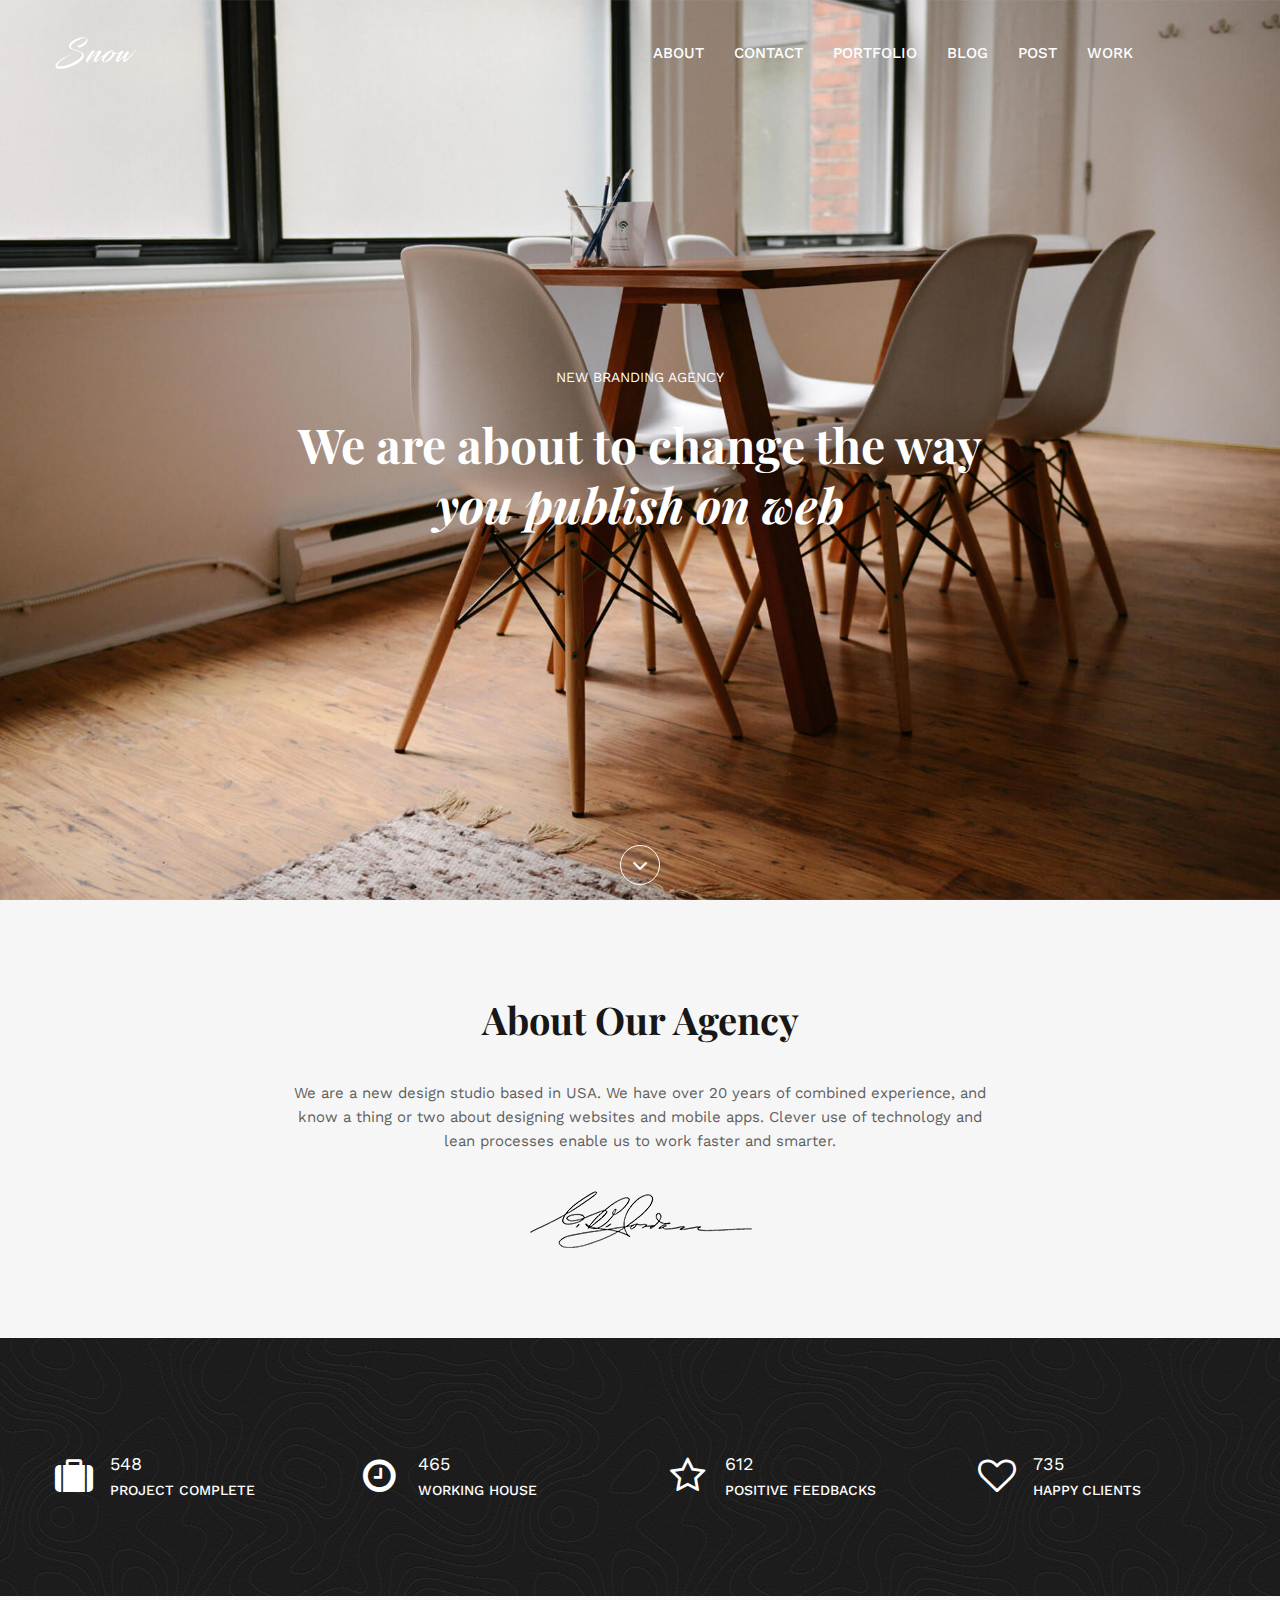
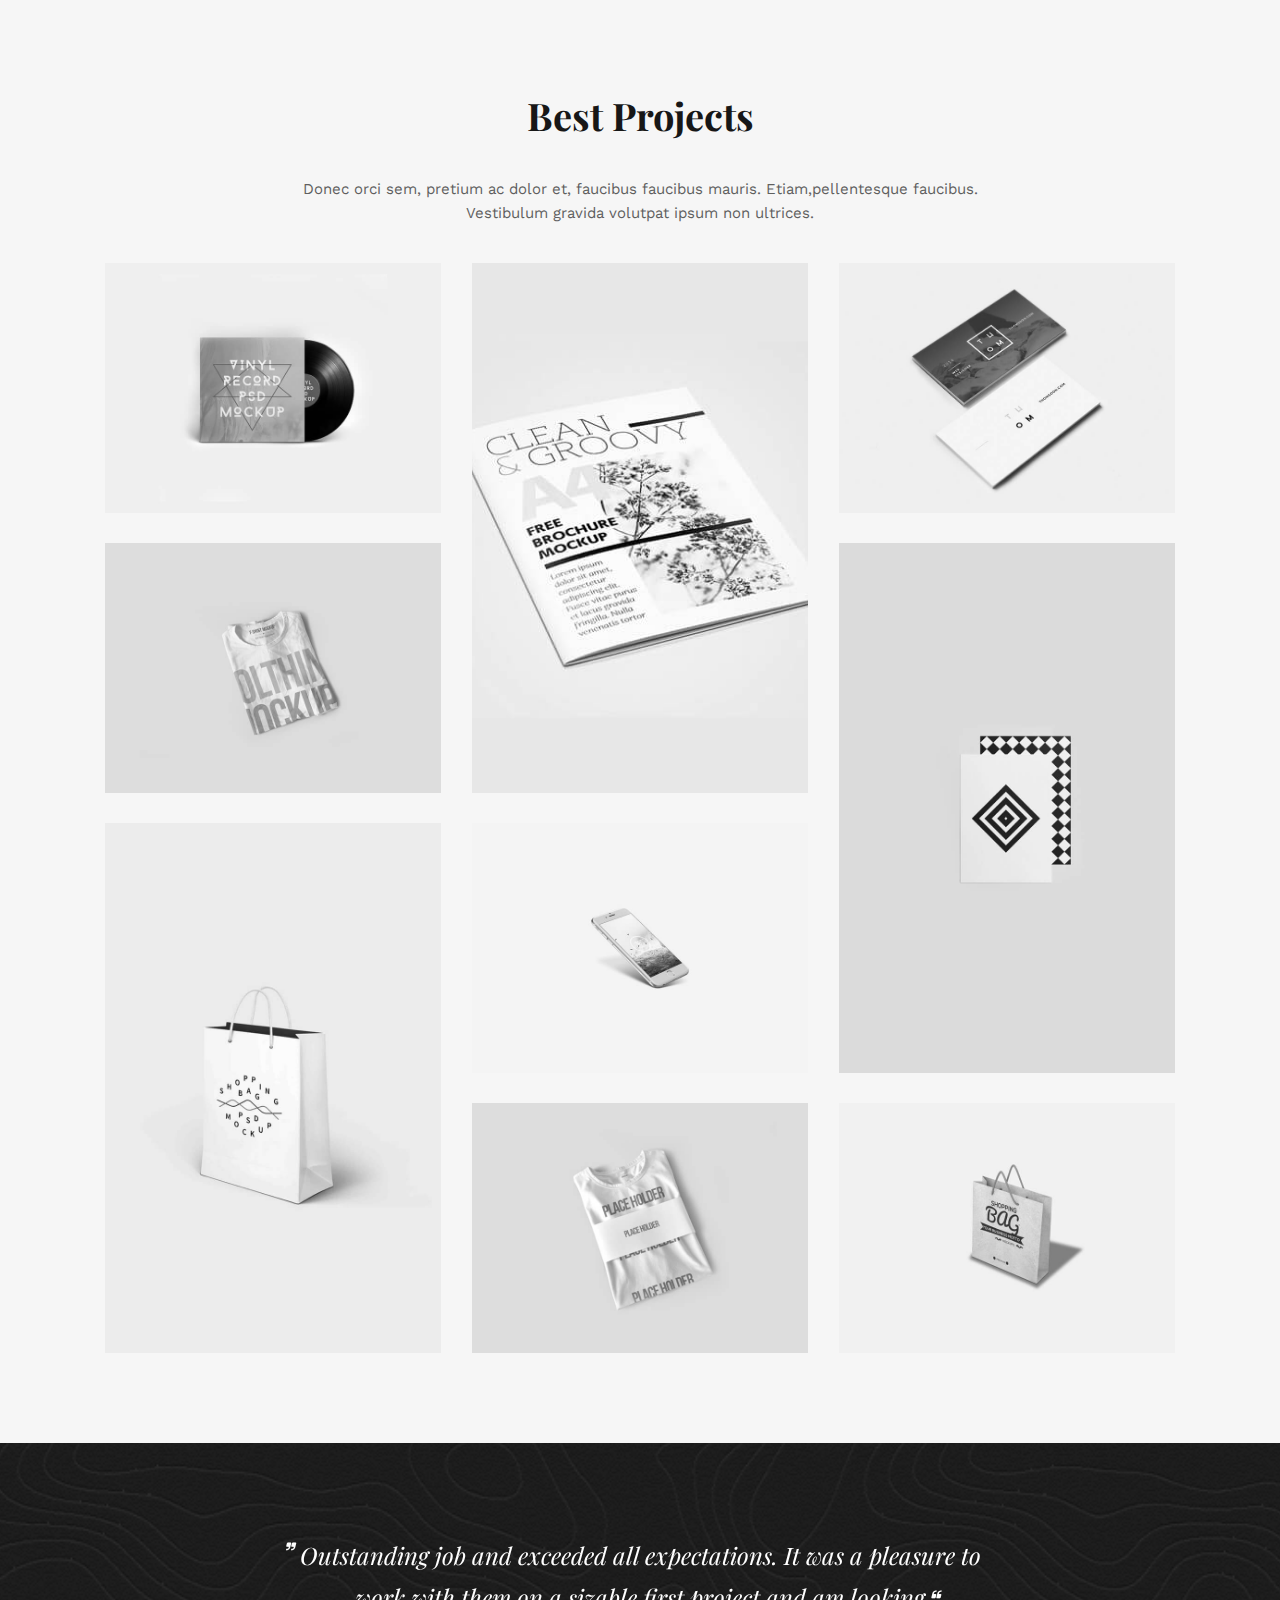
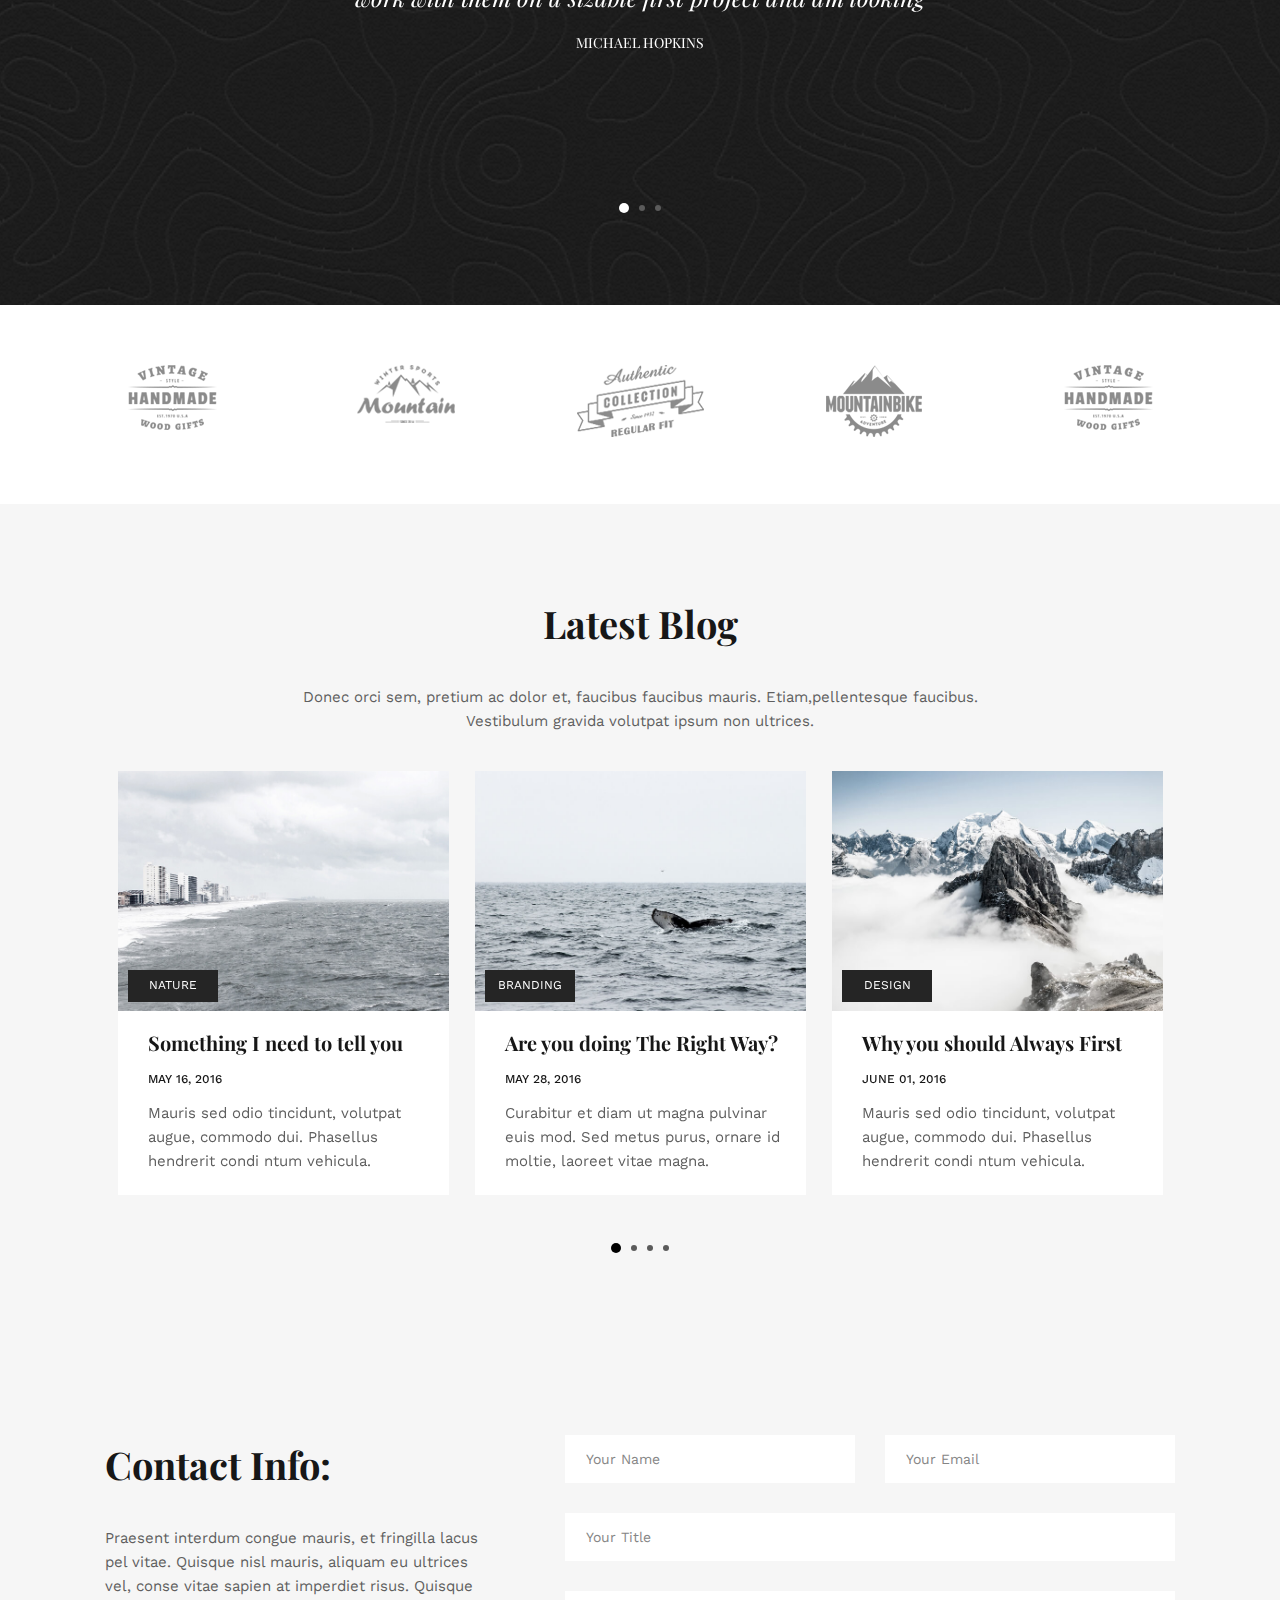
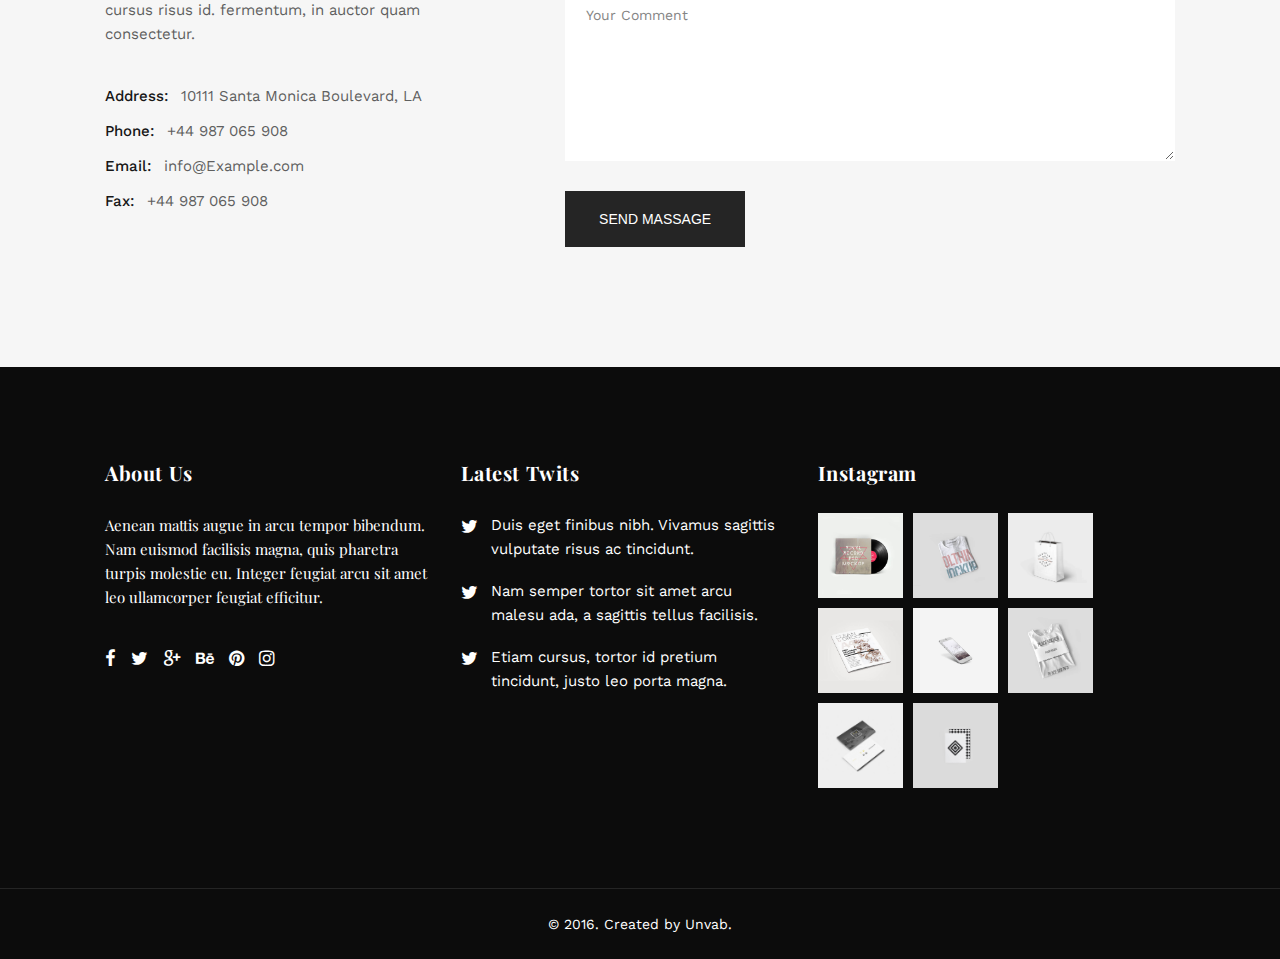
<file: index.html>
<!DOCTYPE html>
<html lang="en">
<head>
    <meta charset="UTF-8">
    <meta name="viewport" content="width=device-width, initial-scale=1">
    <title>Snow</title>
    <link rel="stylesheet" href="css/reset.css">
    <link rel="stylesheet" href="css/form.css">
    <link rel="stylesheet" href="css/joint_footer.css">
    <link rel="stylesheet" href="css/default.css">
    <link rel="stylesheet" href="css/icomoon.css">
    <link rel="stylesheet" href="css/slick.css">
    <link rel="stylesheet" href="css/main.css">
    <link href="https://fonts.googleapis.com/css?family=Playfair+Display:400,400i,700,700i&display=swap&subset=cyrillic" rel="stylesheet">
    <link href="https://fonts.googleapis.com/css?family=Work+Sans:400,500,700&display=swap" rel="stylesheet">
    <link href="https://fonts.googleapis.com/css?family=Roboto:300,400&display=swap&subset=cyrillic" rel="stylesheet">
</head>
<body>
    <div id="wrapper">
        <header id="header" style="background-image: url(img/bg-01.jpg);">
            <div class="header-content">
                <div class="container">
                    <div class="header-wrapper">
                        <a href="#" class="logo"><img width="82" height="32" src="img/logo-light.svg" alt="logo"></a>
                        <nav>
                            <span id="trigger" class="trigger">
                                <i></i>
                                <i></i>
                                <i></i>
                            </span>
                            <ul class="menu" id="menu">
                                <li><a href="#about-agency">About</a></li>
                                <li><a href="#contact">Contact</a></li>
                                <li><a href="portfolio.html">Portfolio</a></li>
                                <li><a href="blog.html">Blog</a></li>
                                <li><a href="single_post.html">Post</a></li>
                                <li><a href="single_work.html">Work</a></li>
                            </ul>
                        </nav>
                    </div>
                </div>
            </div>
            <div class="main-tagline">
                <span class="subtitle">
                    new branding agency
                </span>
                <h1>
                    We are about to change the way<span class="text-style"> you publish on web</span>
                </h1>
            </div>
            <div class="btn-down">
                <a href="#about-agency" class="icon-angle-down"></a>
            </div>
        </header>
        <main id="main">
            <section class="about-agency" id="about-agency">
                <div class="container">
                    <div class="heading">
                        <h2>
                            About Our Agency
                        </h2>
                        <p>
                            We are a new design studio based in USA. We have over 20 years of combined experience, and know
                            a thing or two about designing websites and mobile apps. Clever use of technology
                            and lean processes enable us to work faster and smarter.
                        </p>
                    </div>
                    <img src="img/about-agency-autograph.png" alt="signature" class="signature">
                </div>
            </section>
            <section class="our-achievements" style="background-image: url(img/bg-02.png);">
                <div class="container">
                    <h2 class="visibility-hidden">Our achivements</h2>
                    <div class="row">
                        <div class="col">
                            <div class="achievements-item">
                                <i class="icon-suitcase"></i>
                                <div class="achivements-datails">
                                    <div class="achievements-number">548
                                    </div>
                                    <div class="achievements-title">project complete
                                    </div>
                                </div>
                            </div>
                        </div>
                        <div class="col">
                            <div class="achievements-item">
                                <i class="icon-clock-o"></i>
                                <div class="achivements-datails">
                                    <div class="achievements-number">465
                                    </div>
                                    <div class="achievements-title">working house
                                    </div>
                                </div>
                            </div>
                        </div>
                        <div class="col">
                            <div class="achievements-item">
                                <i class="icon-star-o"></i>
                                <div class="achivements-datails">
                                    <div class="achievements-number">612
                                    </div>
                                    <div class="achievements-title">positive feedbacks
                                    </div>
                                </div>
                            </div>
                        </div>
                        <div class="col">
                            <div class="achievements-item">
                                <i class="icon-heart-o"></i>
                                <div class="achivements-datails">
                                    <div class="achievements-number">735
                                    </div>
                                    <div class="achievements-title">happy clients
                                    </div>
                                </div>
                            </div>
                        </div>
                    </div>
                </div>
            </section>
        </main>
    </div>
    <section class="best-projects">
        <div class="container">
            <div class="heading">
                <h2>
                    Best Projects
                </h2>
                <p>
                    Donec orci sem, pretium ac dolor et, faucibus faucibus mauris. Etiam,pellentesque faucibus.
                    Vestibulum gravida volutpat ipsum non ultrices.
                </p>
            </div>
            <div class="projects-items">
                <div class="projects-item-col">
                    <a href="#" class="project-item" style="background-image: url(img/img-05.jpg);">
                    </a>
                    <a href="#" class="project-item" style="background-image: url(img/img-06.jpg);">
                    </a>
                    <a href="#" class="project-item project-item-big" style="background-image: url(img/img-07.jpg);">
                    </a>
                </div>
                <div class="projects-item-col">
                    <a href="#" class="project-item project-item-big" style="background-image: url(img/img-08.jpg);">
                    </a>
                    <a href="#" class="project-item" style="background-image: url(img/img-09.jpg);">
                    </a>
                    <a href="#" class="project-item" style="background-image: url(img/img-10.jpg);">
                    </a>
                </div>
                <div class="projects-item-col">
                    <a href="#" class="project-item" style="background-image: url(img/img-11.jpg);">
                    </a>
                    <a href="#" class="project-item project-item-big" style="background-image: url(img/img-12.jpg);">
                    </a>
                    <a href="#" class="project-item" style="background-image: url(img/img-13.jpg);">
                    </a>
                </div>
            </div>
        </div>
    </section>
    <!-- best projects end -->
    <section class="testimonials" style="background-image: url(img/bg-02.png);">
        <h2 class="visibility-hidden">Best projects</h2>
        <div class="single-item">
            <div>
                <blockquote>
                    <p>Outstanding job and exceeded all expectations. It was a pleasure
                        to work with them on a sizable first project and am looking</p>
                    <cite>Michael Hopkins</cite>
                </blockquote>
            </div>
            <div>
                <blockquote>
                    <p>Lorem ipsum dolor sit amet, consectetur adipisicing elit. Doloremque, expedita!</p>
                    <cite>Michael Hopkins</cite>
                </blockquote>
            </div>
            <div>
                <blockquote>
                    <p>Outstanding job and exceeded all expectations. It was a pleasure
                        to work with them on a sizable first project and am looking
                        forward to start the next one asap.</p>
                    <cite>Michael Hopkins</cite>
                </blockquote>
            </div>
        </div>
    </section>
    <div class="block-logos">
        <div class="container">
            <div class="row logos-item">
                <a href="#"><img src="img/logos-01.png" alt="handmate"></a>
                <a href="#"><img src="img/logos-02.png" alt="mountain"></a>
                <a href="#"><img src="img/logos-03.png" alt="collection"></a>
                <a href="#"><img src="img/logos-04.png" alt="mountainbike"></a>
                <a href="#"><img src="img/logos-01.png" alt="handmate"></a>
                <a href="#"><img src="img/logos-02.png" alt="handmate"></a>
            </div>
        </div>
    </div>
    <section class="latest-blog">
        <div class="heading">
            <h2>
                Latest Blog
            </h2>
            <p>
                Donec orci sem, pretium ac dolor et, faucibus faucibus mauris. Etiam,pellentesque faucibus.
                Vestibulum gravida volutpat ipsum non ultrices.
            </p>
        </div>
        <div class="container post">
            <div class="post-carousele">
                <div class="post-block">
                    <a href="#">
                        <figure style="background-image: url(img/img-02.jpg)" class="post-image">
                            <figcaption class="post-figcap">nature</figcaption>
                        </figure>
                    </a>
                    <div class="post-text">
                        <h2 class="post-title">Something I need to tell you</h2>
                        <time datetime="2016-05-16" class="post-time">May 16, 2016</time>
                        <p>Mauris sed odio tincidunt, volutpat augue,
                            commodo dui. Phasellus hendrerit condi
                            ntum vehicula.
                        </p>
                    </div>
                </div>
                <div class="post-block">
                    <a href="#">
                        <figure style="background-image: url(img/img-03.jpg)" class="post-image">
                            <figcaption class="post-figcap">branding</figcaption>
                        </figure>
                    </a>
                    <div class="post-text">
                        <h2 class="post-title">Are you doing The Right Way?</h2>
                        <time datetime="2016-05-28" class="post-time">May 28, 2016</time>
                        <p>Curabitur et diam ut magna pulvinar euis
                            mod. Sed metus purus, ornare id moltie,
                            laoreet vitae magna.
                        </p>
                    </div>
                </div>
                <div class="post-block">
                    <a href="#">
                        <figure style="background-image: url(img/img-04.jpg)" class="post-image">
                            <figcaption class="post-figcap">design</figcaption>
                        </figure>
                    </a>
                    <div class="post-text">
                        <h2 class="post-title">Why you should Always First</h2>
                        <time datetime="2016-06-01" class="post-time">June 01, 2016</time>
                        <p>Mauris sed odio tincidunt, volutpat augue,
                            commodo dui. Phasellus hendrerit condi
                            ntum vehicula.
                        </p>
                    </div>
                </div>
                <div class="post-block">
                    <a href="#">
                        <figure style="background-image: url(img/img-02.jpg)" class="post-image">
                            <figcaption class="post-figcap">design</figcaption>
                        </figure>
                    </a>
                    <div class="post-text">
                        <h2 class="post-title">Why you should Always First</h2>
                        <time datetime="2016-06-01" class="post-time">June 01, 2016</time>
                        <p>Mauris sed odio tincidunt, volutpat augue,
                            commodo dui. Phasellus hendrerit condi
                            ntum vehicula.
                        </p>
                    </div>
                </div>
            </div>
        </div>
    </section>
    <section class="contact-info" id="contact">
        <div class="container">
            <div class="row">
                <div class="contact">
                    <div class="contact-headenig">
                        <h2>Contact Info:</h2>
                        <p>
                            Praesent interdum congue mauris, et fringilla lacus pel
                            vitae. Quisque nisl mauris, aliquam eu ultrices vel, conse
                            vitae sapien at imperdiet risus. Quisque cursus risus id.
                            fermentum, in auctor quam consectetur.
                        </p>
                    </div>
                    <ul class="contact-list">
                        <li>
                            <strong class="contact-list_title">Address:</strong>
                            <span> 10111 Santa Monica Boulevard, LA</span></li>
                        <li>
                            <strong class="contact-list_title">Phone:</strong>
                            <a href="tel:+44987065908"> +44 987 065 908</a></li>
                        <li>
                            <strong class="contact-list_title">Email:</strong>
                            <a href="mailto:info@Example.com"> info@Example.com</a></li>
                        <li>
                            <strong class="contact-list_title">Fax:</strong>
                            <a href="tel:+44987065908"> +44 987 065 908</a></li>
                    </ul>
                </div>
                <div class="contact-form">
                    <form action="#">
                        <div class="user-data">
                            <input type="text" placeholder="Your Name">
                            <input type="email" placeholder="Your Email">
                        </div>
                        <input type="text" placeholder="Your Title">
                        <textarea name="#" cols="30" rows="10" placeholder="Your Comment"></textarea>
                    </form>
                    <input type="submit" value="send massage">
                </div>
            </div>
        </div>
    </section>
    <footer id="footer">
        <section class="footer-block">
            <div class="container">
                <div class="row">
                    <div class="about-us">
                        <div class="footer-heading">
                            <h3>
                                About Us
                            </h3>
                            <p>
                                Aenean mattis augue in arcu tempor bibendum.
                                Nam euismod facilisis magna, quis pharetra turpis
                                molestie eu. Integer feugiat arcu sit amet leo
                                ullamcorper feugiat efficitur.
                            </p>
                            <ul class="about-us-icons">
                                <li><a href="#"><i class="icon-facebook"></i></a></li>
                                <li><a href="#"><i class="icon-twitter"></i></a></li>
                                <li><a href="#"><i class="icon-google"></i></a></li>
                                <li><a href="#"><i class="icon-behance"></i></a></li>
                                <li><a href="#"><i class="icon-pinterest"></i></a></li>
                                <li><a href="#"><i class="icon-instagram"></i></a></li>
                            </ul>
                        </div>
                    </div>
                    <div class="latest-twits">
                        <div class="footer-heading">
                            <h3>
                                Latest Twits
                            </h3>
                            <ul class="twits-icon">
                                <li class="twits-text"><a href="#" class="icon-twitter twits-twitter"></a>
                                    Duis eget finibus nibh. Vivamus sagittis vulputate risus ac tincidunt.
                                </li>
                                <li class="twits-text"><a href="#" class="icon-twitter twits-twitter"></a>
                                    Nam semper tortor sit amet arcu malesu
                                    ada, a sagittis tellus facilisis.
                                </li>
                                <li class="twits-text"><a href="#" class="icon-twitter twits-twitter"></a>
                                    Etiam cursus, tortor id pretium tincidunt,
                                    justo leo porta magna.
                                </li>
                            </ul>
                        </div>
                    </div>
                    <div class="instagram">
                        <div class="footer-heading">
                            <h3>
                                Instagram
                            </h3>
                            <div class="row">
                                <a href="#" class="col" style="background-image: url(img/img-05.jpg);"></a>
                                <a href="#" class="col" style="background-image: url(img/img-06.jpg);"></a>
                                <a href="#" class="col" style="background-image: url(img/img-07.jpg);"></a>
                                <a href="#" class="col" style="background-image: url(img/img-08.jpg);"></a>
                                <a href="#" class="col" style="background-image: url(img/img-09.jpg);"></a>
                                <a href="#" class="col" style="background-image: url(img/img-10.jpg);"></a>
                                <a href="#" class="col" style="background-image: url(img/img-11.jpg);"></a>
                                <a href="#" class="col" style="background-image: url(img/img-12.jpg);"></a>
                            </div>
                        </div>
                    </div>
                </div>
            </div>
        </section>
        <div class="underfooter">
            &copy; 2016. Created by Unvab.
        </div>
    </footer>
    <script src="js/jquery-3.3.1.min.js"></script>
    <script src="js/slick.js"></script>
    <script src="js/masonry.pkgd.js"></script>
    <script src="js/main.js"></script>
</body>
</html>
</file>
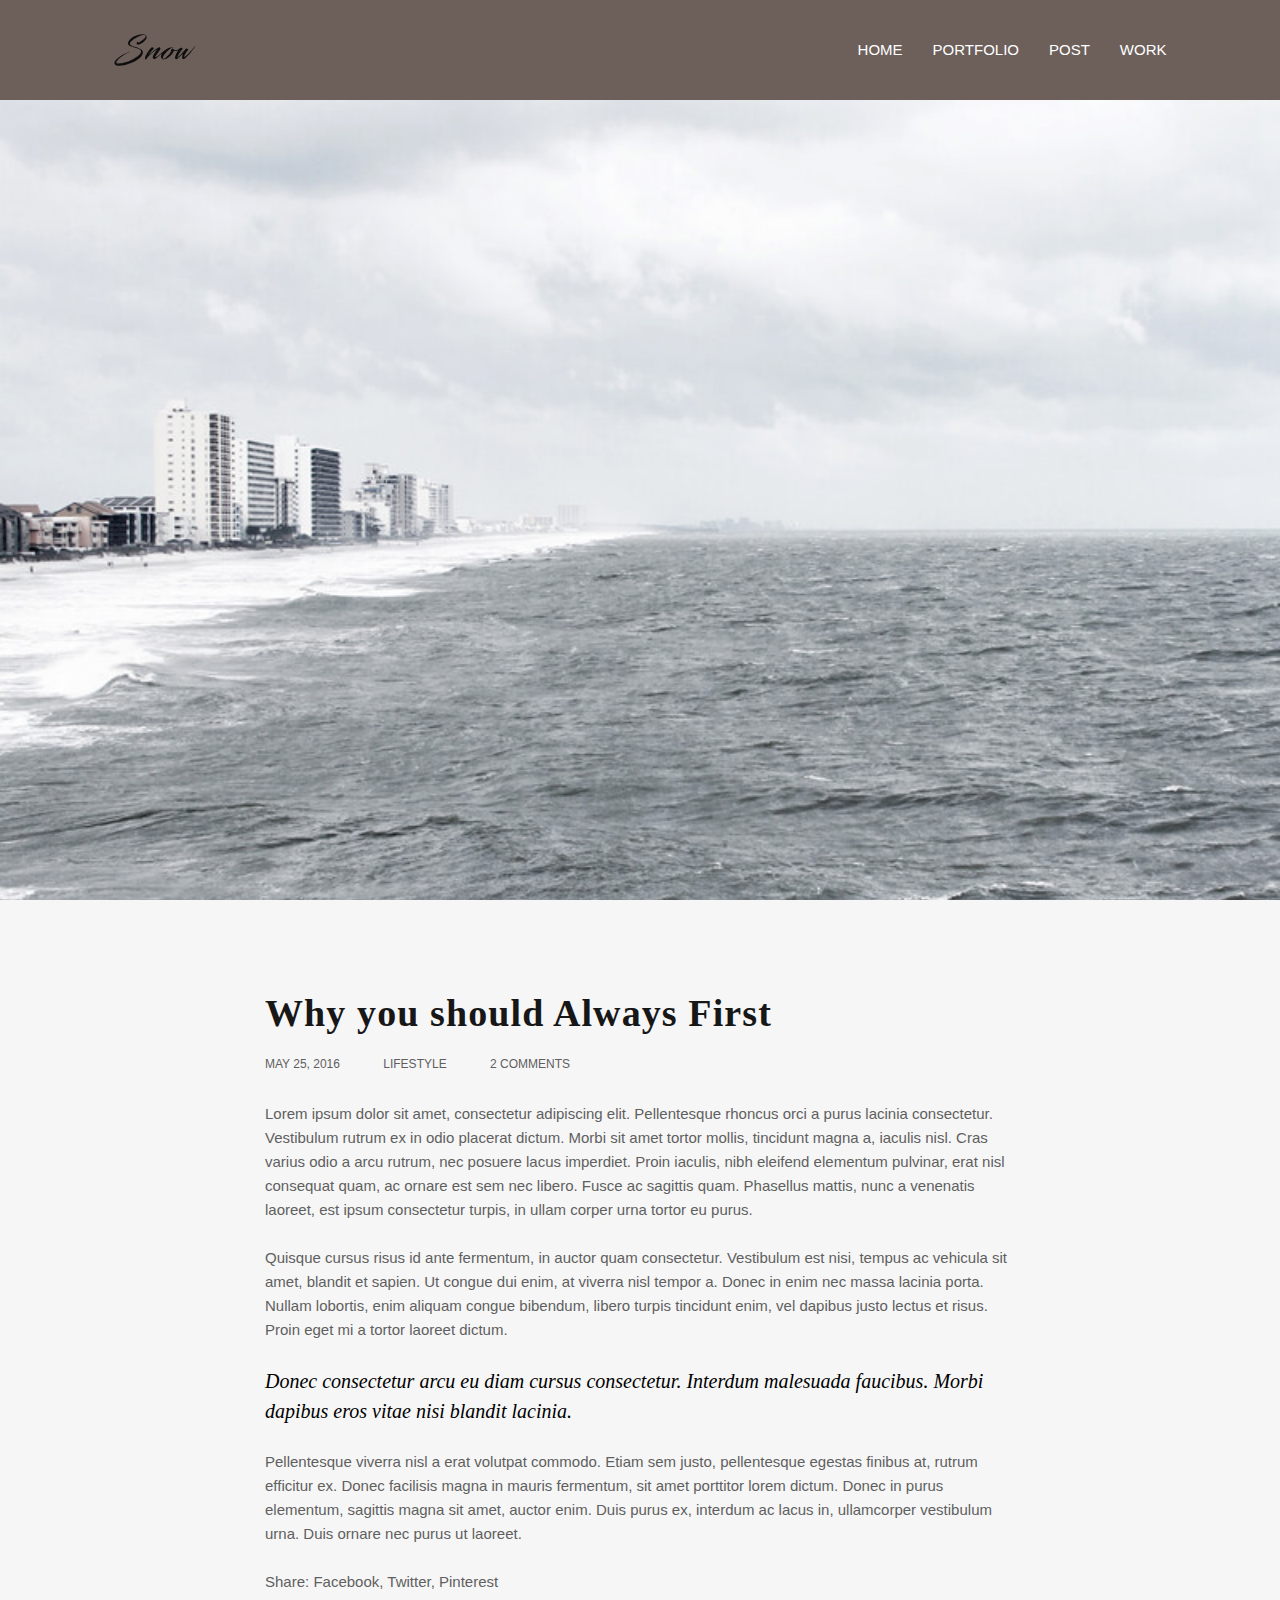
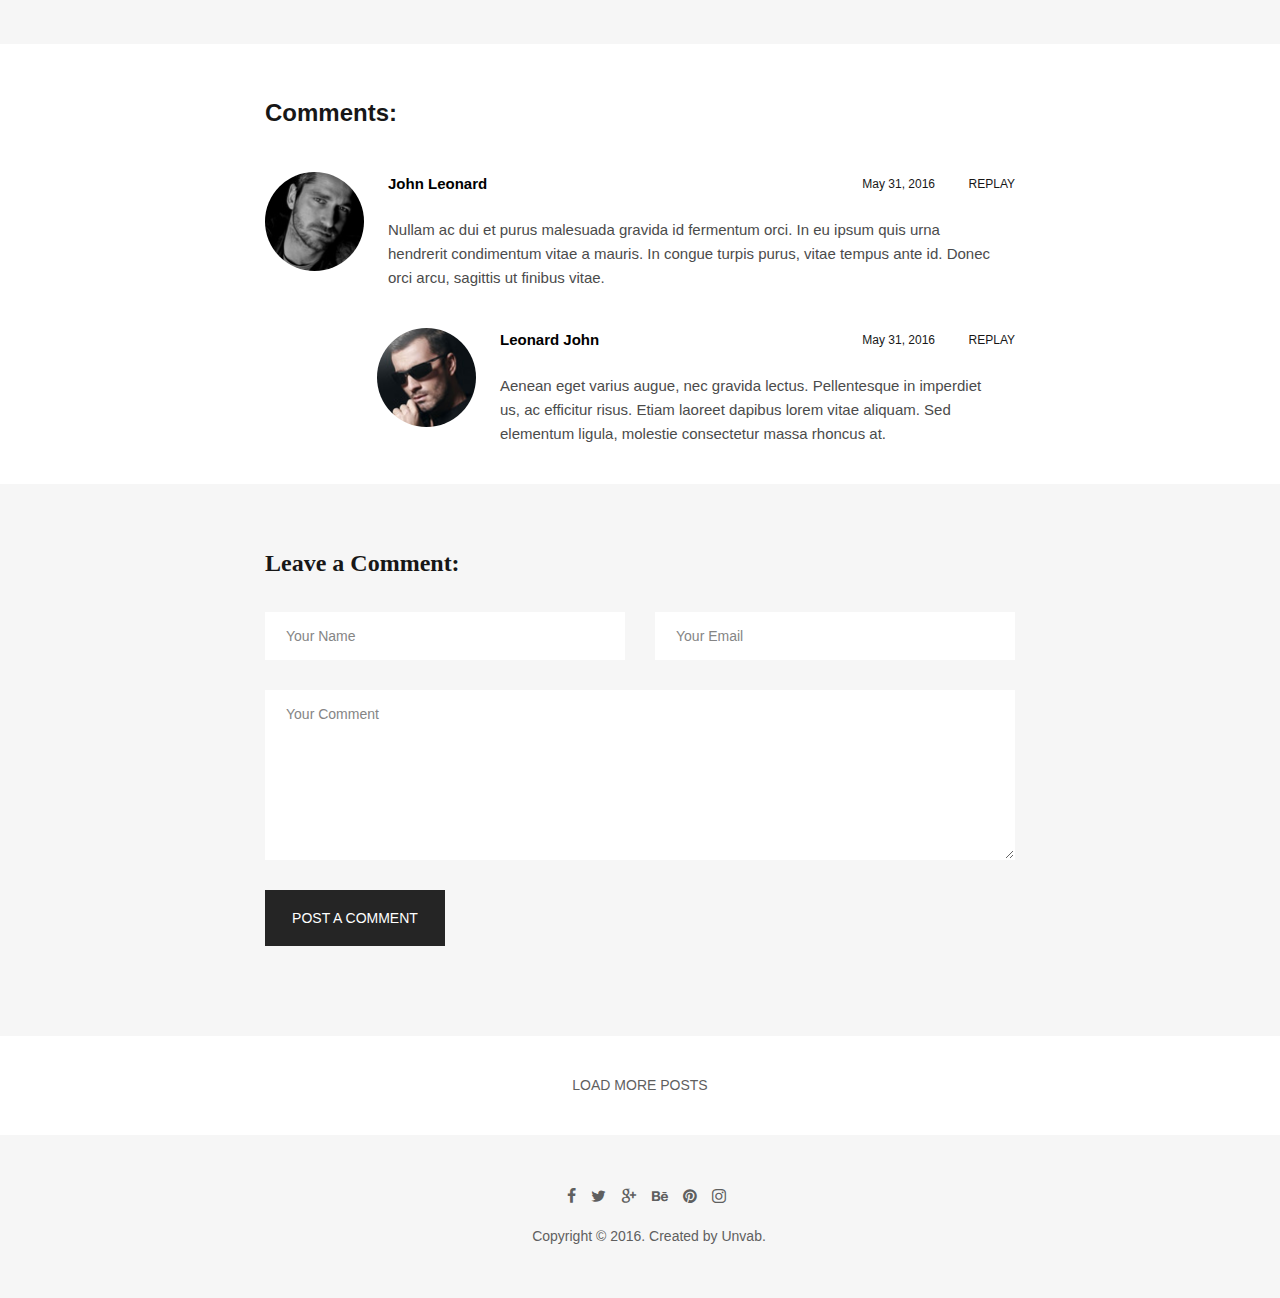
<file: blog.html>
<!DOCTYPE html>
<html lang="en">
<head>
    <meta charset="UTF-8">
    <meta name="viewport" content="width=device-width, initial-scale=1">
    <title>Blog</title>
    <link rel="stylesheet" href="css/reset.css">
    <link rel="stylesheet" href="css/form.css">
    <link rel="stylesheet" href="css/default.css">
    <link rel="stylesheet" href="css/icomoon.css">
    <link rel="stylesheet" href="css/joint_footer.css">
    <link rel="stylesheet" href="css/slick.css">
    <link rel="stylesheet" href="css/blog.css">
</head>
<body>
    <div id="wrapper">
        <header id="header">
            <div class="header-content">
                <div class="container">
                    <div class="header-wrapper">
                        <a href="#" class="logo"><img width="82" height="32" src="img/logo-dark.svg" alt="logo"></a>
                        <nav>
                            <span id="trigger" class="trigger">
                                <i></i>
                                <i></i>
                                <i></i>
                            </span>
                            <ul class="menu" id="menu">
                                <li><a href="index.html">Home</a></li>
                                <li><a href="portfolio.html">Portfolio</a></li>
                                <li><a href="single_post.html">Post</a></li>
                                <li><a href="single_work.html">Work</a>
                            </ul>
                        </nav>
                    </div>
                </div>
            </div>
        </header>
        <main id="main">
            <section class="blog">
                <div class="blog-picture" style="background-image: url(img/img-02.jpg);">
                </div>
                <div class="container container-box">
                    <div class="blog-title">
                        <h1>
                            Why you should Always First
                        </h1>
                    </div>
                    <div class="blog-detail">
                        <time datetime="2016-05-25" class="datelink time">May 25, 2016 </time>
                        <a href="#" class="datelink">Lifestyle</a>
                        <a href="#" class="datelink">2 comments</a>
                    </div>
                    <div class="blog-description">
                        <p>
                            Lorem ipsum dolor sit amet, consectetur adipiscing elit. Pellentesque rhoncus orci a purus lacinia
                            consectetur. Vestibulum rutrum ex in odio placerat dictum. Morbi sit amet tortor mollis, tincidunt
                            magna a, iaculis nisl. Cras varius odio a arcu rutrum, nec posuere lacus imperdiet. Proin iaculis, nibh
                            eleifend elementum pulvinar, erat nisl consequat quam, ac ornare est sem nec libero. Fusce ac
                            sagittis quam. Phasellus mattis, nunc a venenatis laoreet, est ipsum consectetur turpis, in ullam
                            corper urna tortor eu purus.
                        </p>
                        <p>Quisque cursus risus id ante fermentum, in auctor quam consectetur. Vestibulum est nisi, tempus ac
                            vehicula sit amet, blandit et sapien. Ut congue dui enim, at viverra nisl tempor a. Donec in enim nec
                            massa lacinia porta. Nullam lobortis, enim aliquam congue bibendum, libero turpis tincidunt enim,
                            vel dapibus justo lectus et risus. Proin eget mi a tortor laoreet dictum. </p>
                        <p><span class="parag-style"> Donec consectetur arcu eu diam cursus consectetur. Interdum malesuada faucibus.
                                Morbi dapibus eros vitae nisi blandit lacinia.</span>
                        </p>
                        <p>Pellentesque viverra nisl a erat volutpat commodo. Etiam sem justo, pellentesque egestas finibus at,
                            rutrum efficitur ex. Donec facilisis magna in mauris fermentum, sit amet porttitor lorem dictum.
                            Donec in purus elementum, sagittis magna sit amet, auctor enim. Duis purus ex, interdum ac lacus
                            in, ullamcorper vestibulum urna. Duis ornare nec purus ut laoreet.</p>
                    </div>
                    <div class="blog-links">
                        <span class="link-style">
                            Share:
                        </span>
                        <a href="#">Facebook,</a>
                        <a href="#">Twitter,</a>
                        <a href="#">Pinterest</a>
                    </div>
                </div>
            </section>
            <section class="comments">
                <h2 class="visibility-hidden">Comments</h2>
                <div class="container container-box">
                    <strong class="title-comments">Comments:</strong>
                    <div class="comment user-comment">
                        <img src="img/comment-01.jpg" alt="" class="user-img">
                        <div class="comment-description">
                            <strong class="user-name">
                                John Leonard
                            </strong>
                            <p>
                                Nullam ac dui et purus malesuada gravida id fermentum orci. In eu ipsum quis urna
                                hendrerit condimentum vitae a mauris. In congue turpis purus, vitae tempus ante
                                id. Donec orci arcu, sagittis ut finibus vitae.
                            </p>
                            <time datetime="2016-05-31" class="comment-date">May 31, 2016 </time>
                            <span class="comment-replay">replay</span>
                        </div>
                    </div>
                    <div class="comment author-comment">
                        <img src="img/comment-02.jpg" alt="" class="user-img">
                        <div class="comment-description">
                            <strong class="user-name">
                                Leonard John
                            </strong>
                            <p>
                                Aenean eget varius augue, nec gravida lectus. Pellentesque in imperdiet
                                us, ac efficitur risus. Etiam laoreet dapibus lorem vitae aliquam. Sed
                                elementum ligula, molestie consectetur massa rhoncus at.
                            </p>
                            <time datetime="2016-05-31" class="comment-date">May 31, 2016 </time>
                            <span class="comment-replay">replay</span>
                        </div>
                    </div>
                </div>
            </section>
            <section class="blog-contact-info">
                <div class="container container-box">
                    <div class="contact-form">
                        <h2>
                            Leave a Comment:
                        </h2>
                        <form action="#">
                            <div class="user-data">
                                <input type="text" placeholder="Your Name">
                                <input type="email" placeholder="Your Email">
                            </div>
                            <textarea name="#" cols="30" rows="10" placeholder="Your Comment"></textarea>
                        </form>
                        <input type="submit" value="post a comment">
                    </div>
                </div>
            </section>
            <div class="load-more-post">
                load more posts
            </div>
        </main>
        <footer class="joint-footer">
            <div class="joint-footer-items">
                <ul class="joint-footer-icons">
                    <li><a href="#" class="icon-facebook"></a></li>
                    <li><a href="#" class="icon-twitter"></a></li>
                    <li><a href="#" class="icon-google"></a></li>
                    <li><a href="#" class="icon-behance"></a></li>
                    <li><a href="#" class="icon-pinterest"></a></li>
                    <li><a href="#" class="icon-instagram"></a></li>
                </ul>
                <div class="joint-underfooter">
                    Copyright &copy; 2016. Created by Unvab.
                </div>
            </div>
        </footer>
    </div>
    <script src="js/jquery-3.3.1.min.js"></script>
    <script src="js/slick.js"></script>
    <script src="js/masonry.pkgd.js"></script>
    <script src="js/main.js"></script>
</body>
</html>
</file>
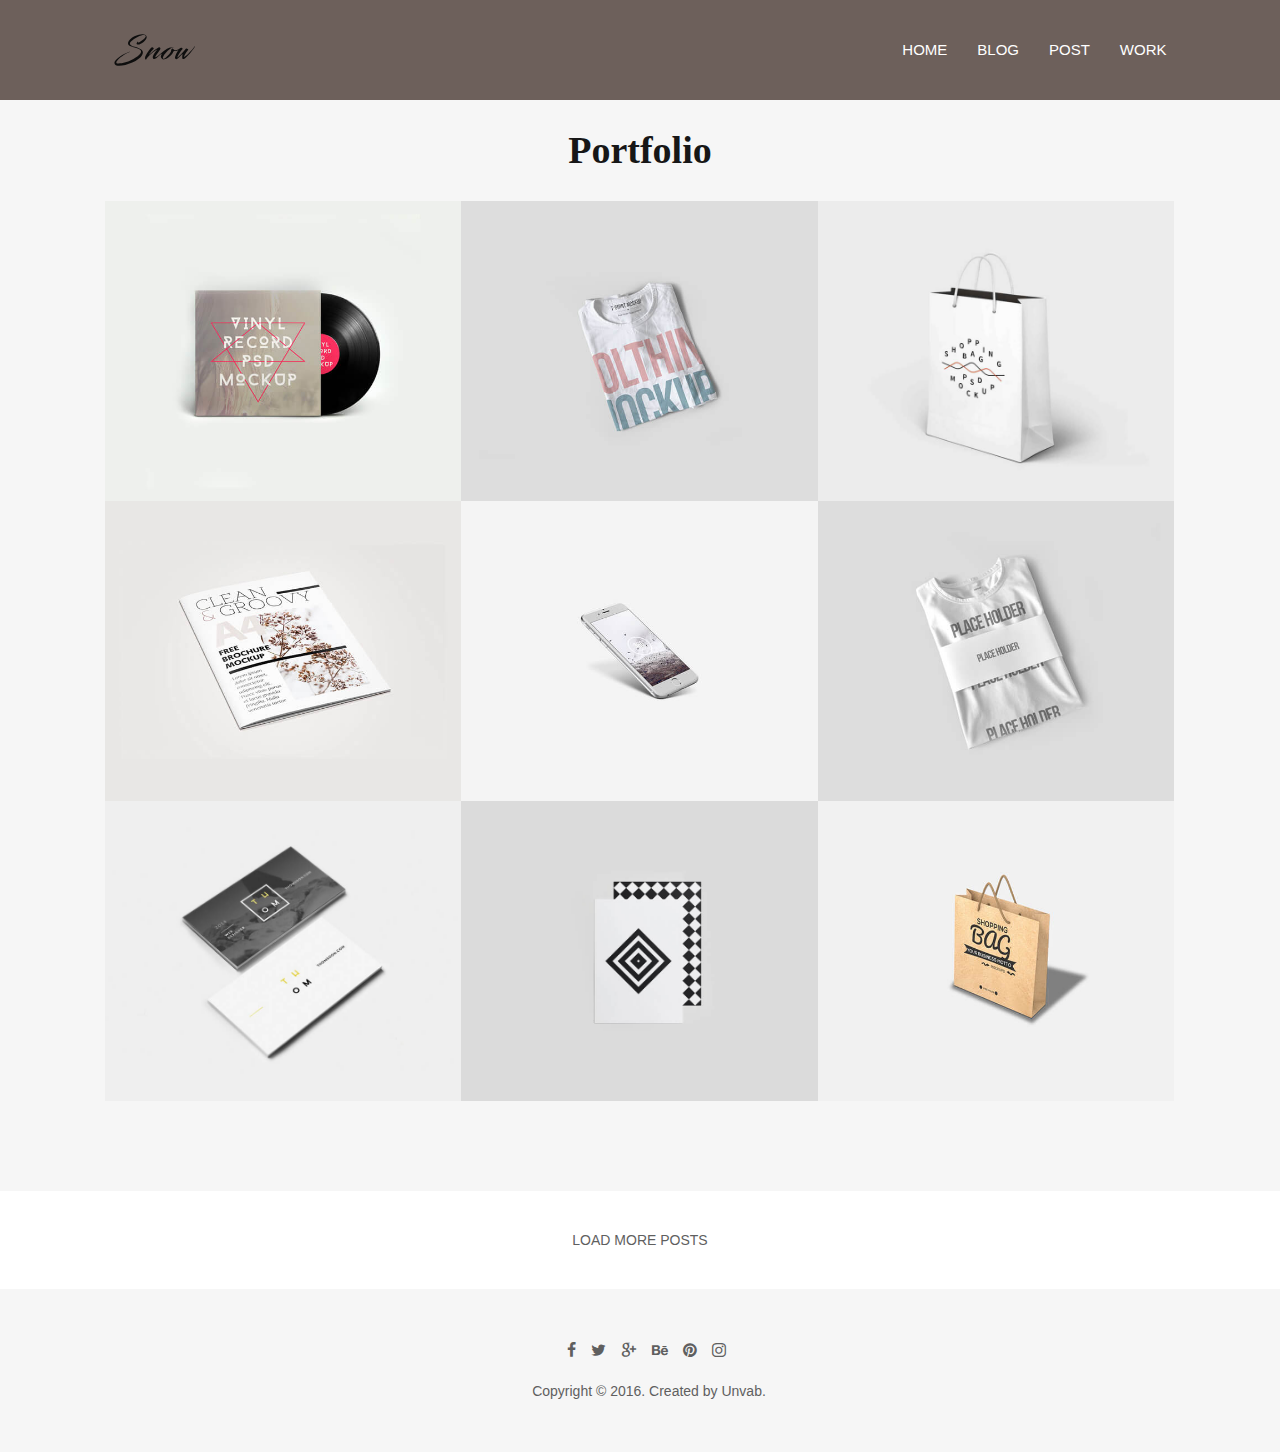
<file: portfolio.html>
<!DOCTYPE html>
<html lang="en">

<head>
    <meta charset="UTF-8">
    <meta name="viewport" content="width=device-width, initial-scale=1">
    <title>Portfolio</title>
    <link rel="stylesheet" href="css/reset.css">
    <link rel="stylesheet" href="css/form.css">
    <link rel="stylesheet" href="css/joint_footer.css">
    <link rel="stylesheet" href="css/default.css">
    <link rel="stylesheet" href="css/icomoon.css">
    <link rel="stylesheet" href="css/slick.css">
    <link rel="stylesheet" href="css/portfolio.css">
</head>

<body>
    <div id="wrapper">
        <header id="header">
            <div class="header-content">
                <div class="container">
                    <div class="header-wrapper">
                        <a href="#" class="logo"><img width="82" height="32" src="img/logo-dark.svg" alt="logo"></a>
                        <nav>
                            <span id="trigger" class="trigger">
                                <i></i>
                                <i></i>
                                <i></i>
                            </span>
                            <ul class="menu" id="menu">
                                <li><a href="index.html">Home</a></li>
                                <li><a href="blog.html">Blog</a></li>
                                <li><a href="single_post.html">Post</a></li>
                                <li><a href="single_work.html">Work</a>
                            </ul>
                        </nav>
                    </div>
                </div>
            </div>
        </header>
        <main id="main">
            <section class="portfolio">
                <div class="container">
                    <div class="heading">
                        <h2>
                            Portfolio
                        </h2>
                    </div>
                    <div id="portfolio-gallery">
                        <div class="item"><a href="#" style="background-image: url(img/img-05.jpg);">
                                <div class="item-hover">
                                    <div class="item-hover-description">
                                        <strong class="item-hover-title">
                                            Minimal Mobile App
                                        </strong>
                                        <span class="item-hover-text">
                                            design
                                        </span>
                                    </div>
                                </div>
                            </a>
                        </div>
                        <div class="item"><a href="#" style="background-image: url(img/img-06.jpg);">
                                <div class="item-hover">
                                    <div class="item-hover-description">
                                        <strong class="item-hover-title">
                                            Minimal Mobile App
                                        </strong>
                                        <span class="item-hover-text">
                                            design
                                        </span>
                                    </div>
                                </div>
                            </a>
                        </div>
                        <div class="item"><a href="#" style="background-image: url(img/img-07.jpg);">
                                <div class="item-hover">
                                    <div class="item-hover-description">
                                        <strong class="item-hover-title">
                                            Minimal Mobile App
                                        </strong>
                                        <span class="item-hover-text">
                                            design
                                        </span>
                                    </div>
                                </div>
                            </a>
                        </div>
                        <div class="item"><a href="#" style="background-image: url(img/img-08.jpg);">
                                <div class="item-hover">
                                    <div class="item-hover-description">
                                        <strong class="item-hover-title">
                                            Minimal Mobile App
                                        </strong>
                                        <span class="item-hover-text">
                                            design
                                        </span>
                                    </div>
                                </div>
                            </a>
                        </div>
                        <div class="item"><a href="#" style="background-image: url(img/img-09.jpg);">
                                <div class="item-hover">
                                    <div class="item-hover-description">
                                        <strong class="item-hover-title">
                                            Minimal Mobile App
                                        </strong>
                                        <span class="item-hover-text">
                                            design
                                        </span>
                                    </div>
                                </div>
                            </a>
                        </div>
                        <div class="item"><a href="#" style="background-image: url(img/img-10.jpg);">
                                <div class="item-hover">
                                    <div class="item-hover-description">
                                        <strong class="item-hover-title">
                                            Minimal Mobile App
                                        </strong>
                                        <span class="item-hover-text">
                                            design
                                        </span>
                                    </div>
                                </div>
                            </a>
                        </div>
                        <div class="item"><a href="#" style="background-image: url(img/img-11.jpg);">
                                <div class="item-hover">
                                    <div class="item-hover-description">
                                        <strong class="item-hover-title">
                                            Minimal Mobile App
                                        </strong>
                                        <span class="item-hover-text">
                                            design
                                        </span>
                                    </div>
                                </div>
                            </a>
                        </div>
                        <div class="item"><a href="#" style="background-image: url(img/img-12.jpg);">
                                <div class="item-hover">
                                    <div class="item-hover-description">
                                        <strong class="item-hover-title">
                                            Minimal Mobile App
                                        </strong>
                                        <span class="item-hover-text">
                                            design
                                        </span>
                                    </div>
                                </div>
                            </a>
                        </div>
                        <div class="item"><a href="#" style="background-image: url(img/img-13.jpg);">
                                <div class="item-hover">
                                    <div class="item-hover-description">
                                        <strong class="item-hover-title">
                                            Minimal Mobile App
                                        </strong>
                                        <span class="item-hover-text">
                                            design
                                        </span>
                                    </div>
                                </div>
                            </a>
                        </div>
                        <div class="clearfix"></div>
                    </div>
                </div>
            </section>
            <div class="load-more-post">
                load more posts
            </div>
        </main>
        <footer class="joint-footer">
            <div class="joint-footer-items">
                <ul class="joint-footer-icons">
                    <li><a href="#" class="icon-facebook"></a></li>
                    <li><a href="#" class="icon-twitter"></a></li>
                    <li><a href="#" class="icon-google"></a></li>
                    <li><a href="#" class="icon-behance"></a></li>
                    <li><a href="#" class="icon-pinterest"></a></li>
                    <li><a href="#" class="icon-instagram"></a></li>
                </ul>
                <div class="joint-underfooter">
                    Copyright &copy; 2016. Created by Unvab.
                </div>
            </div>
        </footer>
    </div>
    <script src="js/jquery-3.3.1.min.js"></script>
    <script src="js/slick.js"></script>
    <script src="js/masonry.pkgd.js"></script>
    <script src="js/main.js"></script>
</body>

</html>
</file>
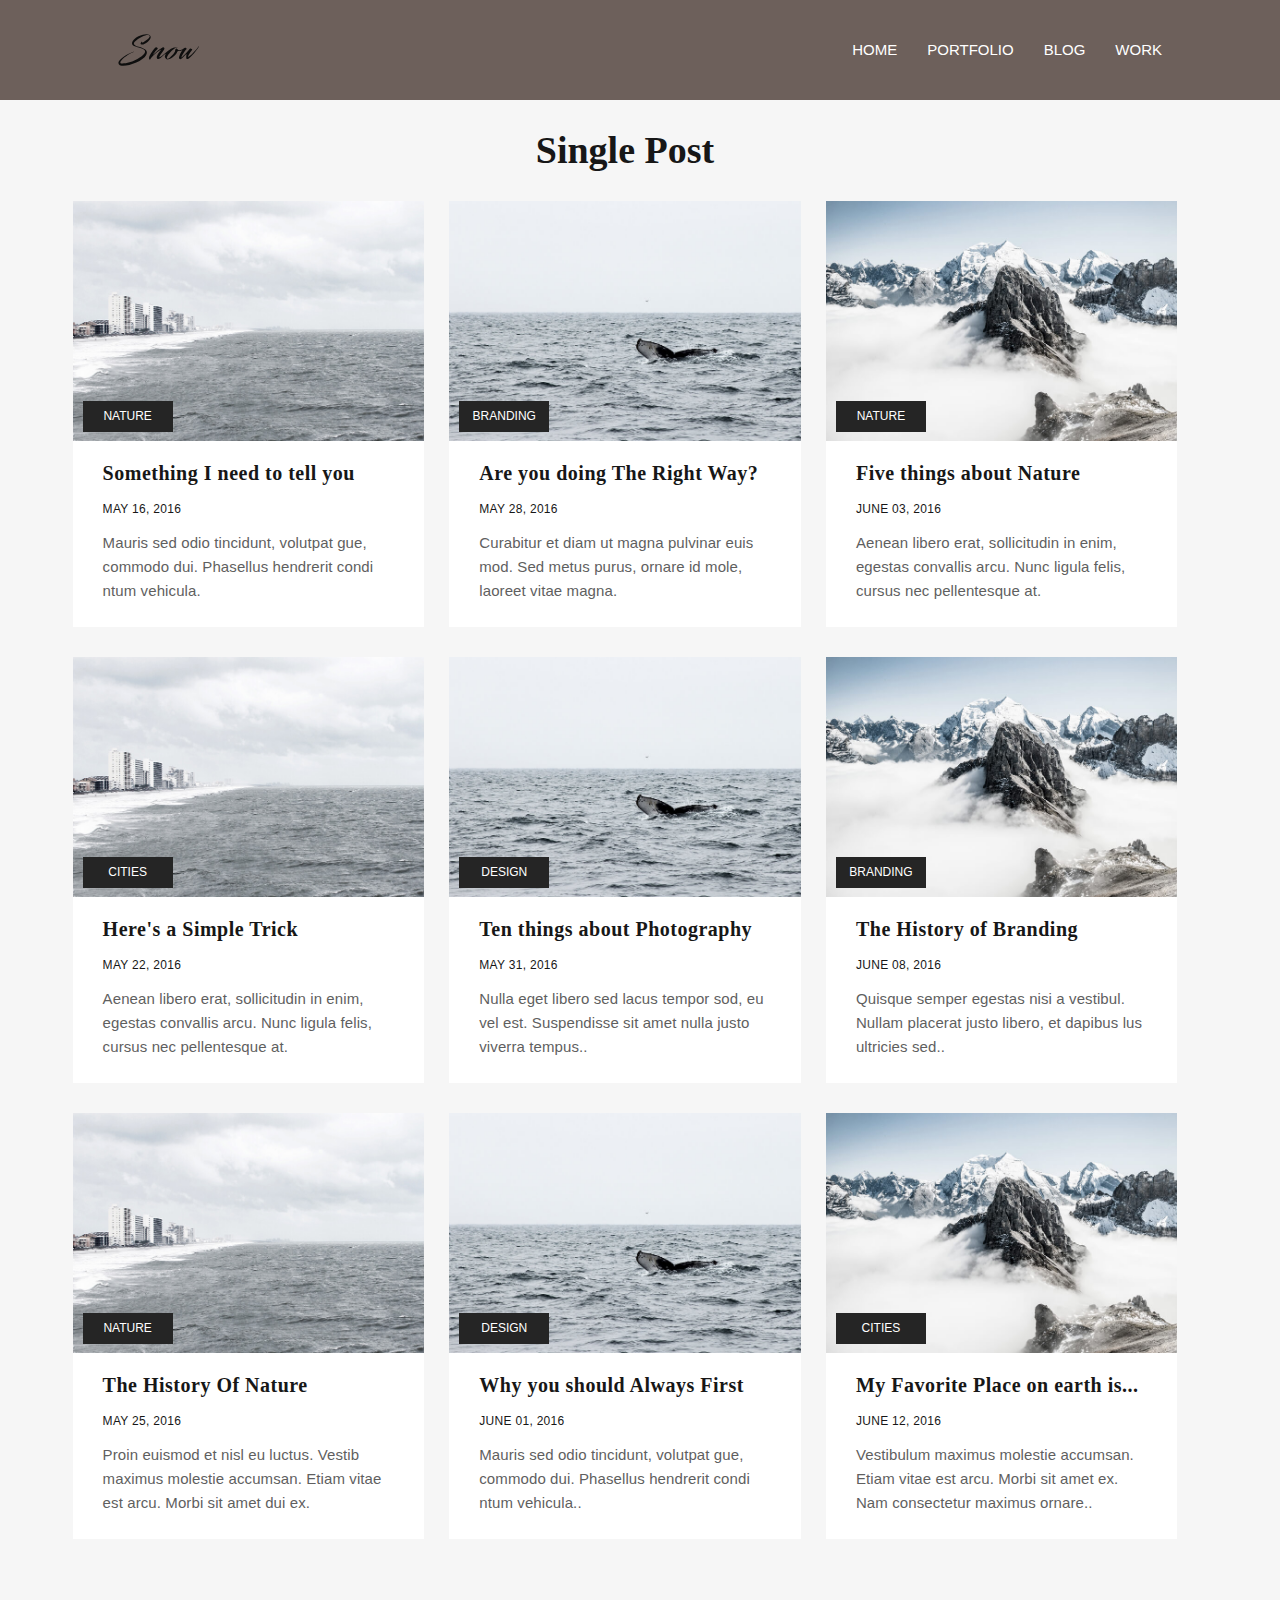
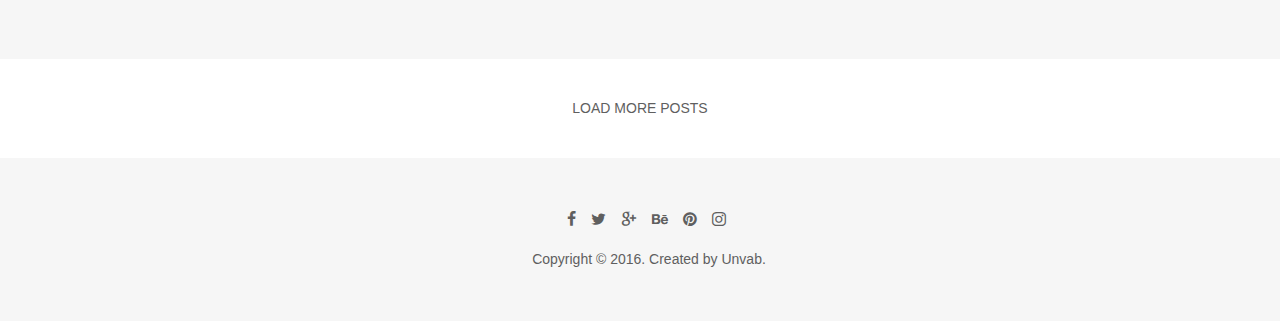
<file: single_post.html>
<!DOCTYPE html>
<html lang="en">
<head>
    <meta charset="UTF-8">
    <meta name="viewport" content="width=device-width, initial-scale=1">
    <title>Single Post</title>
    <link rel="stylesheet" href="css/default.css">
    <link rel="stylesheet" href="css/icomoon.css">
    <link rel="stylesheet" href="css/joint_footer.css">
    <link rel="stylesheet" href="css/reset.css">
    <link rel="stylesheet" href="css/slick.css">
    <link rel="stylesheet" href="css/single_post.css">
</head>
<body>
    <div id="wrapper">
        <header id="header">
            <div class="header-content">
                <div class="container">
                    <div class="header-wrapper">
                        <a href="#" class="logo"><img width="82" height="32" src="img/logo-dark.svg" alt="logo"></a>
                        <nav>
                            <span id="trigger" class="trigger">
                                <i></i>
                                <i></i>
                                <i></i>
                            </span>
                            <ul class="menu" id="menu">
                                <li><a href="index.html">Home</a></li>
                                <li><a href="portfolio.html">Portfolio</a></li>
                                <li><a href="blog.html">Blog</a></li>
                                <li><a href="single_work.html">Work</a></li>
                            </ul>
                        </nav>
                    </div>
                </div>
            </div>
        </header>
        <main id="main">
            <section class="single-post">
                <div class="container">
                    <div class="heading">
                        <h2>
                            Single Post
                        </h2>
                    </div>
                    <div class="projects-items">
                        <div class="projects-item-col">
                            <div class="post-block">
                                <a href="#">
                                    <figure style="background-image: url(img/img-02.jpg)" class="post-image">
                                        <figcaption class="post-figcap">nature</figcaption>
                                    </figure>
                                </a>
                                <div class="post-text">
                                    <h2 class="post-title">Something I need to tell you</h2>
                                    <time datetime="2016-05-16" class="post-time">May 16, 2016</time>
                                    <p>Mauris sed odio tincidunt, volutpat gue,
                                        commodo dui. Phasellus hendrerit condi
                                        ntum vehicula.
                                    </p>
                                </div>
                            </div>
                            <div class="post-block">
                                <a href="#">
                                    <figure style="background-image: url(img/img-03.jpg)" class="post-image">
                                        <figcaption class="post-figcap">branding</figcaption>
                                    </figure>
                                </a>
                                <div class="post-text">
                                    <h2 class="post-title">Are you doing The Right Way?</h2>
                                    <time datetime="2016-05-28" class="post-time">May 28, 2016</time>
                                    <p>Curabitur et diam ut magna pulvinar euis
                                        mod. Sed metus purus, ornare id mole,
                                        laoreet vitae magna.
                                    </p>
                                </div>
                            </div>
                            <div class="post-block">
                                <a href="#">
                                    <figure style="background-image: url(img/img-04.jpg)" class="post-image post-image-big">
                                        <figcaption class="post-figcap">nature</figcaption>
                                    </figure>
                                </a>
                                <div class="post-text">
                                    <h2 class="post-title">Five things about Nature</h2>
                                    <time datetime="2016-03-06" class="post-time">June 03, 2016</time>
                                    <p>Aenean libero erat, sollicitudin in enim,
                                        egestas convallis arcu. Nunc ligula felis,
                                        cursus nec pellentesque at.
                                    </p>
                                </div>
                            </div>
                        </div>
                        <div class="projects-item-col">
                            <div class="post-block">
                                <a href="#">
                                    <figure style="background-image: url(img/img-02.jpg)" class="post-image post-image-big">
                                        <figcaption class="post-figcap">cities</figcaption>
                                    </figure>
                                </a>
                                <div class="post-text">
                                    <h2 class="post-title">Here's a Simple Trick</h2>
                                    <time datetime="2016-05-22" class="post-time">May 22, 2016</time>
                                    <p>Aenean libero erat, sollicitudin in enim,
                                        egestas convallis arcu. Nunc ligula felis,
                                        cursus nec pellentesque at.
                                    </p>
                                </div>
                            </div>
                            <div class="post-block">
                                <a href="#">
                                    <figure style="background-image: url(img/img-03.jpg)" class="post-image">
                                        <figcaption class="post-figcap">design</figcaption>
                                    </figure>
                                </a>
                                <div class="post-text">
                                    <h2 class="post-title">Ten things about Photography</h2>
                                    <time datetime="2016-05-31" class="post-time">May 31, 2016</time>
                                    <p>Nulla eget libero sed lacus tempor sod,
                                        eu vel est. Suspendisse sit amet nulla
                                        justo viverra tempus..
                                    </p>
                                </div>
                            </div>
                            <div class="post-block">
                                <a href="#">
                                    <figure style="background-image: url(img/img-04.jpg)" class="post-image">
                                        <figcaption class="post-figcap">branding</figcaption>
                                    </figure>
                                </a>
                                <div class="post-text">
                                    <h2 class="post-title">The History of Branding</h2>
                                    <time datetime="2016-08-06" class="post-time">June 08, 2016</time>
                                    <p>Quisque semper egestas nisi a vestibul.
                                        Nullam placerat justo libero, et dapibus
                                        lus ultricies sed..
                                    </p>
                                </div>
                            </div>
                        </div>
                        <div class="projects-item-col">
                            <div class="post-block">
                                <a href="#">
                                    <figure style="background-image: url(img/img-02.jpg)" class="post-image">
                                        <figcaption class="post-figcap">nature</figcaption>
                                    </figure>
                                </a>
                                <div class="post-text">
                                    <h2 class="post-title">The History Of Nature</h2>
                                    <time datetime="2016-05-25" class="post-time">May 25, 2016</time>
                                    <p>Proin euismod et nisl eu luctus. Vestib
                                        maximus molestie accumsan. Etiam vitae
                                        est arcu. Morbi sit amet dui ex.
                                    </p>
                                </div>
                            </div>
                            <div class="post-block">
                                <a href="#">
                                    <figure style="background-image: url(img/img-03.jpg)" class="post-image">
                                        <figcaption class="post-figcap">design</figcaption>
                                    </figure>
                                </a>
                                <div class="post-text">
                                    <h2 class="post-title">Why you should 
                                    Always First</h2>
                                    <time datetime="2016-05-16" class="post-time">June 01, 2016</time>
                                    <p>Mauris sed odio tincidunt, volutpat gue,
                                        commodo dui. Phasellus hendrerit condi
                                        ntum vehicula..
                                    </p>
                                </div>
                            </div>
                            <div class="post-block">
                                <a href="#">
                                    <figure style="background-image: url(img/img-04.jpg)" class="post-image  post-image-big">
                                        <figcaption class="post-figcap">cities</figcaption>
                                    </figure>
                                </a>
                                <div class="post-text">
                                    <h2 class="post-title">My Favorite Place on earth is...</h2>
                                    <time datetime="2016-06-12" class="post-time">June 12, 2016</time>
                                    <p>Vestibulum maximus molestie accumsan.
                                        Etiam vitae est arcu. Morbi sit amet ex.
                                        Nam consectetur maximus ornare..
                                    </p>
                                </div>
                            </div>
                        </div>
                    </div>
                </div>
            </section>
            <div class="load-more-post">
                load more posts
            </div>
        </main>
        <footer class="joint-footer">
            <div class="joint-footer-items">
                <ul class="joint-footer-icons">
                    <li><a href="#" class="icon-facebook"></a></li>
                    <li><a href="#" class="icon-twitter"></a></li>
                    <li><a href="#" class="icon-google"></a></li>
                    <li><a href="#" class="icon-behance"></a></li>
                    <li><a href="#" class="icon-pinterest"></a></li>
                    <li><a href="#" class="icon-instagram"></a></li>
                </ul>
                <div class="joint-underfooter">
                    Copyright &copy; 2016. Created by Unvab.
                </div>
            </div>
        </footer>
    </div>
    <script src="js/jquery-3.3.1.min.js"></script>
    <script src="js/slick.js"></script>
    <script src="js/masonry.pkgd.js"></script>
    <script src="js/main.js"></script>
</body>
</html>
</file>
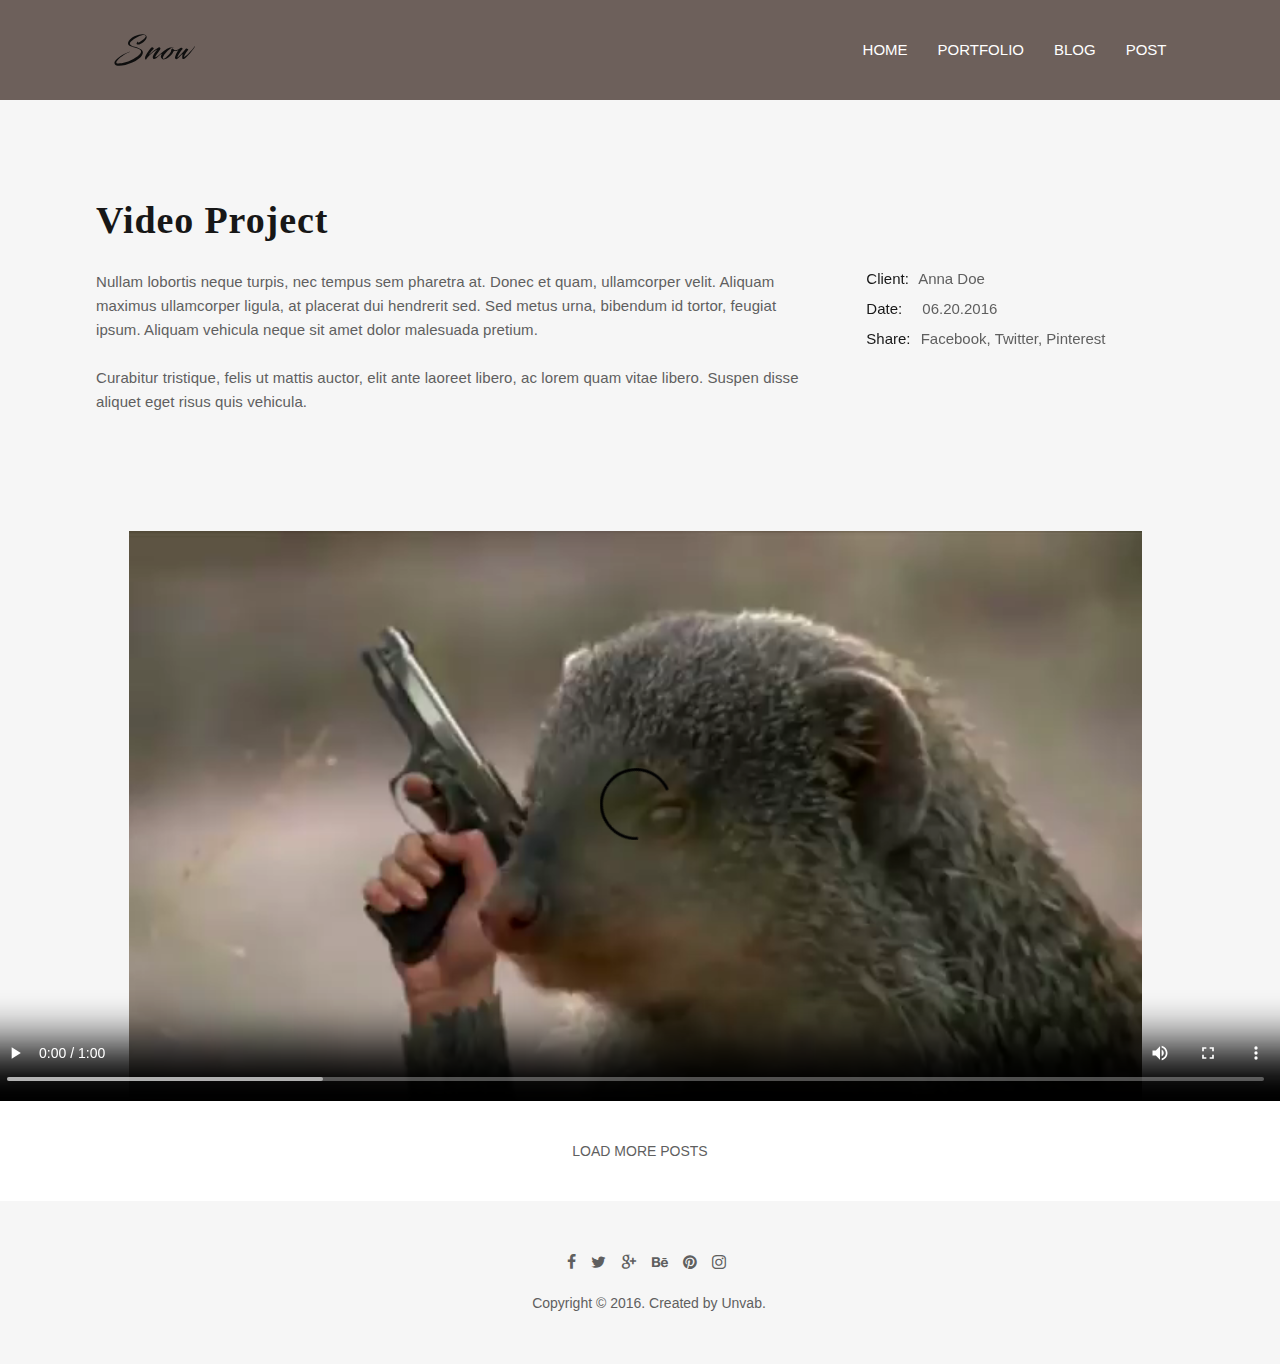
<file: single_work.html>
<!DOCTYPE html>
<html lang="en">
<head>
    <meta charset="UTF-8">
    <title>Single Work</title>
    <meta name="viewport" content="width=device-width, initial-scale=1">
    <link rel="stylesheet" href="css/default.css">
    <link rel="stylesheet" href="css/icomoon.css">
    <link rel="stylesheet" href="css/joint_footer.css">
    <link rel="stylesheet" href="css/reset.css">
    <link rel="stylesheet" href="js/slick.js">
    <link rel="stylesheet" href="css/single_work.css">
</head>
<body>
    <div id="wrapper">
        <header id="header">
            <div class="header-content">
                <div class="container">
                    <div class="header-wrapper">
                        <a href="#" class="logo"><img width="82" height="32" src="img/logo-dark.svg" alt="logo"></a>
                        <nav>
                            <span id="trigger" class="trigger">
                                <i></i>
                                <i></i>
                                <i></i>
                            </span>
                            <ul class="menu" id="menu">
                                <li><a href="index.html">Home</a></li>
                                <li><a href="portfolio.html">Portfolio</a></li>
                                <li><a href="blog.html">Blog</a></li>
                                <li><a href="single_post.html">Post</a></li>
                            </ul>
                        </nav>
                    </div>
                </div>
            </div>
        </header>
        <main id="main">
            <section class="single-work">
                <div class="container">
                    <div class="heading">
                        <div class="heading-contecnt">
                            <h2>
                                Video Project
                            </h2>
                            <p>
                                Nullam lobortis neque turpis, nec tempus sem pharetra at. Donec et quam, ullamcorper velit. Aliquam
                                maximus ullamcorper ligula, at placerat dui hendrerit sed. Sed metus urna, bibendum id tortor, feugiat
                                ipsum. Aliquam vehicula neque sit amet dolor malesuada pretium.
                            </p>
                            <p>
                                Curabitur tristique, felis ut mattis auctor, elit ante laoreet libero, ac lorem quam vitae libero. Suspen
                                disse aliquet eget risus quis vehicula.
                            </p>
                        </div>
                        <ul class="contact-list">
                            <li>
                                <strong class="contact-list_title">Client:</strong>
                                <span>Anna Doe</span></li>
                            <li>
                                <strong class="contact-list_title">Date:</strong>
                                <time datetime="2016-06-20">06.20.2016</time>
                            </li>
                            <li>
                                <strong class="contact-list_title">Share:</strong>
                                <a href="#">Facebook,</a>
                                <a href="#">Twitter,</a>
                                <a href="#">Pinterest</a></li>
                        </ul>
                    </div>
                </div>
                <div class="video-items">
                    <video controls src="video/Hello.mp4">
                    </video>
                </div>
            </section>
            <div class="load-more-post">
                load more posts
            </div>
        </main>
        <footer class="joint-footer">
            <div class="joint-footer-items">
                <ul class="joint-footer-icons">
                    <li><a href="#" class="icon-facebook"></a></li>
                    <li><a href="#" class="icon-twitter"></a></li>
                    <li><a href="#" class="icon-google"></a></li>
                    <li><a href="#" class="icon-behance"></a></li>
                    <li><a href="#" class="icon-pinterest"></a></li>
                    <li><a href="#" class="icon-instagram"></a></li>
                </ul>
                <div class="joint-underfooter">
                    Copyright &copy; 2016. Created by Unvab.
                </div>
            </div>
        </footer>
    </div>
    <script src="js/jquery-3.3.1.min.js"></script>
    <script src="js/slick.js"></script>
    <script src="js/masonry.pkgd.js"></script>
    <script src="js/main.js"></script>
</body>
</html>
</file>
<file: css/form.css>
input {
    display: block;

    width: 100%;
    margin: 0 0 30px;
}

input[type=text],
input[type=email] {
    font-family: 'Work Sans', sans-serif;
    font-size: 14px;

    width: 100%;
    height: 48px;
    padding: 15px 20px;

    border: 1px solid transparent;
    outline: none;
    background-color: #fff;
}

input[type=text]:focus {
    border: 1px solid #ccc;
    outline: none;
}

input[type=text]:active {
    border: 1px solid #ccc;
    outline: none;
}

input[type=text]:hover {
    opacity: .8;;
    outline: none;
}

input[type=text]::placeholder {
    font-size: 14px;

    color: #858585;
}

input[type=email]:focus {
    border: 1px solid #ccc;
    outline: none;
}

input[type=email]:active {
    border: 1px solid #ccc;
    outline: none;
}

input[type=email]:hover {
    opacity: .8;;
    outline: none;
}

input[type=email]::placeholder {
    font-size: 14px;

    color: #858585;
}

textarea {
    font-family: 'Work Sans', sans-serif;
    font-size: 14px;

    display: block;

    width: 100%;
    height: 170px;
    margin: 0 0 30px;
    padding: 15px 20px;

    border: 1px solid transparent;
    outline: none;
    background-color: #fff;
}

textarea:focus {
    border: 1px solid #ccc;
    outline: none;
}

textarea:active {
    border: 1px solid #ccc;
    outline: none;
}

textarea:hover {
    opacity: .8;;
    outline: none;
}

textarea::placeholder {
    font-size: 14px;

    color: #858585;
}

input[type=submit] {
    font-size: 14px;

    display: block;

    width: 100%;
    max-width: 180px;
    padding: 20px 10px;

    text-align: center;
    text-transform: uppercase;

    color: #fff;
    border: none;
    outline: none;
    background-color: #252525;
}

input[type='submit']:hover {
    cursor: pointer;

    opacity: .8;
}
</file>
<file: css/joint_footer.css>
.joint-footer-items {
    padding: 50px 0 50px 28px;

    text-align: center;
}

.joint-footer-icons {
    font-size: 16px;

    display: flex;

    justify-content: center;
}

.joint-footer-icons li {
    padding: 0 15px 15px 0;
}

.joint-underfooter {
    font-size: 14px;

    padding-right: 10px;
}
</file>
<file: css/default.css>
#wrapper {
    position: relative;

    overflow: hidden;
}

.container {
    width: 100%;
    max-width: 1200px;
    margin: 0 auto;
    padding: 0 15px;
}

.visibility-hidden {
    display: none;
}


body {
    font-family: 'Work Sans', sans-serif;
    font-size: 15px;
    line-height: 1.6;

    color: #5f5f5f;
    background: #f6f6f6;
}

a {
    outline: none;
}

p {
    margin: 0 0 38px 0;
}

h1 {
    font-family: 'Playfair Display', serif;
    font-size: 48px;
    font-weight: 700;
    line-height: 1.25; /*в консоли копируем первые 4 цифры после запятой, вычисляется - в макете лайн-хейз делим на фонт-сайз*/

    color: #fff;
}

h2 {
    font-family: 'Playfair Display', serif;
    font-size: 38px;
    font-weight: 700;

    margin-bottom: 30px;

    color: #171717;
}

h3 {
    font-family: 'Playfair Display', serif;
    font-size: 30px;
    font-weight: 700;

    margin-bottom: 30px;

    letter-spacing: .6px;

    color: #171717;
}

section {
    padding: 90px;
}

.row {
    display: flex;

    justify-content: space-between;
    align-items: center;
}
</file>
<file: css/icomoon.css>
@font-face {
  font-family: 'icomoon';
  src:  url('../fonts/icomoon.eot?1huyt4');
  src:  url('../fonts/icomoon.eot?1huyt4#iefix') format('embedded-opentype'),
    url('../fonts/icomoon.ttf?1huyt4') format('truetype'),
    url('../fonts/icomoon.woff?1huyt4') format('woff'),
    url('../fonts/icomoon.svg?1huyt4#icomoon') format('svg');
  font-weight: normal;
  font-style: normal;
}

[class^="icon-"], [class*=" icon-"] {
  /* use !important to prevent issues with browser extensions that change fonts */
  font-family: 'icomoon' !important;
  speak: none;
  font-style: normal;
  font-weight: normal;
  font-variant: normal;
  text-transform: none;
  line-height: 1;

  /* Better Font Rendering =========== */
  -webkit-font-smoothing: antialiased;
  -moz-osx-font-smoothing: grayscale;
}

.icon-google:before {
  content: "\e900";
}
.icon-quote-right:before {
  content: "\e90a";
}
.icon-quote-left:before {
  content: "\e90b";
}
.icon-pinterest:before {
  content: "\e909";
}
.icon-instagram:before {
  content: "\e901";
}
.icon-twitter:before {
  content: "\e902";
}
.icon-facebook:before {
  content: "\e903";
}
.icon-facebook-f:before {
  content: "\e903";
}
.icon-angle-down:before {
  content: "\e904";
}
.icon-heart-o:before {
  content: "\e905";
}
.icon-star-o:before {
  content: "\e906";
}
.icon-clock-o:before {
  content: "\e907";
}
.icon-suitcase:before {
  content: "\e908";
}
.icon-behance:before {
  content: "\eaa8";
}
</file>
<file: css/main.css>
.logo {
    display: block;

    width: calc(92px - 10px);
    margin: 0 10px 0 0;
}

#header {
    position: relative;

    display: flex;

    height: 100vh;

    text-align: center;

    background-repeat: no-repeat;
    background-position: center;
    background-size: cover;

    justify-content: center;
    align-items: center;
}


#header::before {
    content: '';

    background-color: rgba(0, 0, 0, .4);
}

.header-content {
    position: absolute;
    top: 0;
    right: 0;
    left: 0;

    padding: 37px 0;
}

.fixed-header {
    position: fixed;
    z-index: 3;
    top: 0;
    right: 0;
    left: 0;

    padding: 15px 0;

    transition: 0.5s;

    background-color: #6d605b;
}

.header-wrapper {
    display: flex;

    justify-content: space-between;
    align-items: center;
}

.menu {
    display: flex;

    width: calc(100% - 92px);

    justify-content: flex-end;
}

.menu li {
    font-size: 15px;
    font-weight: 500;

    margin: 0 30px 0 0;

    text-transform: uppercase;
}

.menu li:last-child {
    margin: 0;
}

.menu li a {
    transition: .3s;

    color: #fff;
}

.menu a:hover {
    color: #584638;
}

.main-tagline {
    position: relative;
    z-index: 1;

    max-width: 735px;
}

.subtitle {
    font-size: 14px;

    display: block;

    margin: 0 0 25px;

    text-transform: uppercase;

    color: #fff;
}

.text-style {
    font-style: italic;
}

.btn-down {
    position: absolute;
    bottom: 15px;
    left: 50%;

    transform: translateX(-50%);

    color: #fff;
}

.btn-down a {
    font-size: 25px;

    display: flex;

    width: 40px;
    height: 40px;

    border: 1px solid #fff;
    border-radius: 50%;

    justify-content: center;
    align-items: center;
}

.heading {
    max-width: 697px;
    margin: 0 auto 25px;

    text-align: center;
}

.signature {
    display: block;

    max-width: 228px;
    margin: 0 auto;
}

.our-achievements {
    padding: 112px 0 95px;

    background-position: 50% 50%;
    background-size: cover;
}

.our-achievements .row {
    margin: 0 -30px;
}


.our-achievements .col {
    width: 25%;
    padding: 0 30px;
}

.achievements-item {
    position: relative;

    padding: 0 0 0 55px;
}

.achievements-item i {
    font-size: 38px;

    position: absolute;
    top: 50%;
    left: 0;

    content: '\e908';
    transform: translateY(-50%);

    color: #fff;
}

.achievements-number {
    font-size: 18px;

    color: #fff;
}

.achievements-title {
    font-size: 14px;
    font-weight: 500;

    text-transform: uppercase;

    color: #fff;
}

.projects-items {
    display: flex;

    margin: 0 -15px;

    justify-content: space-between;
    flex-wrap: wrap;
}

.projects-item-col {
    width: 33.31%;
    padding: 0 15px;
}

.project-item {
    display: block;

    height: 250px;
    margin: 0 0 30px;

    transition: filter .3s ease-in-out;

    background-repeat: no-repeat;
    background-position: center;
    background-size: cover;

    filter: grayscale(100%);
}

.project-item:hover {
    filter: grayscale(0%);
}

.project-item:last-child {
    margin: 0;
}

.project-item.project-item-big {
    height: 530px;
}

.testimonials {
    background-position: 50% 50%;
    background-size: cover;
}

.single-item {
    max-width: 735px;
    margin: 0 auto;
    padding: 0 0 118px 0;
}

blockquote {
    font-family: 'Playfair Display', serif;
    font-size: 24px;
    font-style: italic;

    position: relative;

    padding-bottom: 38px;

    text-align: center;

    color: #fff;
}

blockquote p {
    position: relative;

    display: inline;

    vertical-align: middle;
}

blockquote p::after {
    font-family: 'icomoon';
    font-size: 10px;

    position: absolute;
    top: 0;
    left: -15px;

    content: '\e90a';
}

blockquote p::before {
    font-family: 'icomoon';
    font-size: 10px;

    position: absolute;
    right: -15px;
    bottom: 10px;

    content: '\e90b';
}


blockquote cite {
    font-size: 14px;
    font-style: normal;

    position: absolute;
    bottom: 0;
    left: 50%;

    display: block;

    transform: translateX(-50%);
    text-transform: uppercase;
}

.slick-slider {
    position: relative;
}

.slick-slider .slick-dots {
    position: absolute;
    bottom: 0;
    left: 50%;

    transform: translateX(-50%);
}



.slick-slider .slick-dots li {
    display: inline-block;

    margin: 0 5px;

    vertical-align: middle;
}

.slick-slider .slick-dots button {
    font-size: 0;
    line-height: 0;

    width: 6px;
    height: 6px;

    text-indent: -999px;

    border-radius: 50%;
    background-color: #5b5b5b;
}

.slick-slider .slick-dots .slick-active  button {
    width: 10px;
    height: 10px;

    background: #fff;
}

.block-logos {
    background: #fff;
}

.block-logos .row {
    padding: 60px 0 60px;
}

.block-logos .row img {
    margin: 0 auto;
}

.post-carousele {
    display: flex;

    margin: 0;
    padding: 0 0 60px 0;

    justify-content: space-between;
    flex-wrap: wrap;
}

.post-carousele.slick-initialized .slick-slide {
    margin: 0 13px;
}

.post-carousele.slick-slider .slick-dots .slick-active button {
    background: #000;
}

.post-block {
    width: 100%;
    max-width: 370px;
}

.post-block a {
    display: block;
}

.post-block p {
    margin: 0;
}

.post-image {
    position: relative;

    height: 240px;

    background-repeat: no-repeat;
    background-position: center;
    background-size: cover;
}

.post-figcap {
    font-size: 12px;

    position: absolute;
    bottom: 9px;
    left: 10px;

    width: 100%;
    max-width: 90px;
    padding: 6px 0 6px;

    text-align: center;
    text-transform: uppercase;

    color: #fff;
    background: #252525;
}

.post-text {
    padding: 16px 20px 22px 30px;

    background: #fff;
}

.post-title {
    font-size: 20px;

    margin-bottom: 7px;
}

.post-time {
    font-size: 12px;
    font-weight: 500;

    display: inline-block;

    margin-bottom: 12px;

    text-transform: uppercase;

    color: #171717;
}

.contact-info .row {
    align-items: flex-start;
}

.contact {
    width: calc(43% - 74px);
    margin: 0 74px 0 0;
}

.contact-list li {
    margin: 0 0 11px 0;
}

.contact-list_title {
    font-weight: 500;

    margin: 0 8px 0 0;

    color: #171717;
}

.contact-form {
    width: 57%;
}

.user-data {
    display: flex;

    margin-right: -15px;

    justify-content: space-between;
}


.user-data input[type=text],
input[type=email] {
    width: 50%;
    margin: 0 30px 30px 0;
}

.user-data input[type=email] {
    margin-right: 15px;
}

#footer {
    background: #0c0c0c;
}

.footer-block {
    border-bottom: 1px solid #252525;
}

.footer-block .row {
    align-items: flex-start;
}

.about-us {
    width: calc(33.3% - 33px);
    margin: 0 33px 0 0;
}

.latest-twits {
    width: calc(33.3% - 33px);
    margin: 0 33px 0 0;
}

.instagram {
    width: 33.4%;
    margin: 0;
}

.footer-heading h3 {
    font-family: 'Playfair Display', serif;
    font-size: 20px;
    font-weight: 700;

    margin: 0 0 24px 0;

    color: #fff;
}

.footer-heading p {
    font-family: 'Playfair Display', serif;

    margin: 0 0 37px 0;

    color: #fff;
}

.about-us-icons {
    font-size: 18px;

    display: flex;

    color: #fff;
}

.about-us-icons li {
    padding: 0 15px 0 0;
}

.latest-twits p {
    margin: 0 0 16px 0;
}

.twits-twitter {
    font-size: 18px;

    position: absolute;
    top: 4px;
    left: 0;
}

.twits-text {
    position: relative;

    padding: 0 0 18px 30px;

    color: #fff;
}

.instagram .row {
    justify-content: flex-start;
    flex-wrap: wrap;
}

.instagram .col {
    display: block;

    width: 100%;
    max-width: 85px;
    height: 85px;
    margin: 0 10px 10px 0;

    background-repeat: no-repeat;
    background-position: center;
    background-size: cover;
}

.underfooter {
    font-size: 14px;

    padding: 24px 0;

    text-align: center;

    color: #fff;
}

@media screen and (max-width:1024px) {
    .main-tagline {
        padding: 0 10px;
    }

    .our-achievements .row {
        margin: 0;
    }

    .projects-item-col {
        display: flex;

        width: 100%;

        justify-content: space-between;
        flex-wrap: wrap;
    }

    .project-item {
        width: calc(33.31% - 20px);
        margin: 0 10px 20px;
    }

    .project-item.project-item-big {
        height: 250px;
    }

    .single-item {
        padding-bottom: 59px;
    }

    .footer-block {
        padding: 30px;
    }
}

@media screen and (max-width: 768px) {
    .menu {
        display: none;
    }

    .trigger {
        display: inline-block;

        margin: 3px;

        cursor: pointer;

        position: absolute;
        top: 0;
        right: 0;
    }

    .trigger i {
        display: block;

        width: 30px;
        height: 6px;
        margin: 4px auto;

        background: #222;
    }

    .show {
        display: block;

        width: 100%;
    }

    nav {
        width: 100%;
    }

    .menu li {
        margin: 0;
    }

    .logo {
        margin: 0 0 15px 0;
    }

    .header-wrapper {
        display: block;
        position: relative;
        align-items: flex-start;
    }

    .main-tagline {
        padding: 0 10px;
    }

    .our-achievements {
        padding: 30px;
    }

    .our-achievements .row {
        margin: 0;

        justify-content: center;
    }
    .our-achievements .col {
        width: auto;
        padding: 0 30px 30px;
    }

    .projects-item-col {
        display: flex;

        width: 100%;

        justify-content: center;
        flex-wrap: wrap;
    }

    .project-item:last-child {
        margin: 0 0 20px;
    }

    .project-item {
        width: 100%;
        max-width: 250px;
        margin: 0 10px 20px;
    }

    .single-item {
        padding-bottom: 59px;
    }

    .contact-info {
        padding: 0 90px 90px 90px;
    }

    .contact-info .row {
        flex-direction: column;
    }

    .contact {
        width: 100%;
        margin-bottom: 30px;
    }

    .contact-form {
        width: 100%;
    }

    .footer-block {
        padding: 45px;
    }

    .footer-block .row {
        flex-direction: column;
    }

    .about-us,
    .latest-twits,
    .instagram {
        width: 100%;
        margin-bottom: 30px;
    }

    .instagram {
        margin: 0;
    }

    .footer-heading p {
        margin-bottom: 15px;
    }

    .instagram .row {
        flex-direction: inherit;

        margin-bottom: 0;

        justify-content: center;
    }
} 

@media screen and (max-width: 321px) and (max-width: 768px) {
    .main-tagline {
    transform: translateY(50%);
    }

    .main-tagline h1 {
        font-size: 33px;
    }

    .about-agency {
        padding: 15px 0;
    }

    .our-achievements {
        padding: 15px 0px;
    }

    .our-achievements .row {
    flex-wrap: wrap;
    }

    .our-achievements .col {
        width: 50%;
        padding: 0 0 15px;
    }

    .best-projects {
        padding: 0;
    }

    .testimonials {
        padding: 15px;
    }

    .blockquote {
        padding-bottom: 65px;
    }

    .latest-blog {
        padding: 0 0 15px 0;
    }



    .contact-info {
        padding: 15px 0;
}

}
</file>
<file: css/blog.css>
.logo {
    display: block;

    width: calc(92px - 10px);
    margin: 0 10px 0 0;
}

.header-content {
    padding: 34px 0;

    background: #6d605b;
}

.fixed-header {
    position: fixed;
    z-index: 3;
    top: 0;
    right: 0;
    left: 0;

    padding: 15px 0;

    transition: .5s;

    background-color: #6d605b;
}

.fixed-header .menu li a {
    color: #fff;
}

.fixed-header .menu li a:hover {
    color: #629ed2;
}

.header-wrapper {
    display: flex;

    justify-content: space-between;
    align-items: center;
}

.menu {
    display: flex;

    justify-content: flex-end;
}

.menu li {
    font-size: 15px;
    font-weight: 500;

    margin: 0 30px 0 0;

    text-transform: uppercase;
}

.menu li:last-child {
    margin: 0;
}

.menu li a {
    transition: .3s;

    color: #fff;
}

.menu li a:hover {
    color: #629ed2;
}

.blog-picture {
    height: calc(100vh - 100px);
    margin: -90px -90px 90px;

    background-color: #e2e2e2;
    background-repeat: no-repeat;
    background-position: center;
    background-size: cover;
}

.blog {
    padding: 90px 90px 50px;
}

.container-box {
    max-width: 780px;
}

.blog h1 {
    font-size: 38px;

    margin-bottom: 17px;

    letter-spacing: 1.1px;

    color: #171717;
}

.blog-detail {
    font-size: 12px;
    font-weight: 500;

    margin-bottom: 28px;

    text-transform: uppercase;
}

.datelink {
    margin: 0 20px;
}

.time {
    margin-left: 0;
}

.blog-description p {
    margin-bottom: 24px;
}

.parag-style {
    font-family: 'Playfair Display', serif;
    font-size: 20px;
    font-style: italic;
    line-height: 1.5;

    width: 100%;
    margin-bottom: 25px;

    color: #000;
}

.blog-links {
    font-size: 15px;
}

.link-style {
    font-weight: 500;
}

.comments {
    padding: 50px 90px 0;

    background: #fff;
}

.author-comment {
    max-width: 638px;
    margin-left: auto;
}

.title-comments {
    font-size: 24px;

    display: block;

    margin: 0 0 40px;

    color: #171717;
}

.comment {
    display: flex;
}

.user-img {
    display: block;

    width: 99px;
    height: 99px;

    border-radius: 50%;
}

.comment-description {
    position: relative;

    width: calc(100% - 99px);
    padding: 0 24px;

    color: #4b4b4b;
}

.user-name {
    display: block;

    margin: 0 0 22px;

    color: #000;
}

.comment-date,
.comment-replay {
    font-size: 12px;
    font-weight: 500;
    line-height: 24px;

    position: absolute;
    top: 0;

    color: #171717;;
}

.comment-date {
    right: 80px;
}

.comment-replay {
    right: 0;

    text-transform: uppercase;
}

.blog-contact-info {
    padding: 60px 90px;
}

.contact-form h2 {
    font-size: 24px;
}

.user-data {
    display: flex;

    margin-right: -15px;

    justify-content: space-between;
}

.user-data input[type=text],
input[type=email] {
    width: 50%;
    margin: 0 30px 30px 0;
}

.user-data input[type=email] {
    margin-right: 15px;
}

.load-more-post {
    font-size: 14px;

    padding: 38px 0;

    text-align: center;
    text-transform: uppercase;

    background: #fff;
}

@media screen and (min-width: 1024px) {
    .header-wrapper {
        width: 90%;
        margin: 0 auto;
    }
}

@media screen and (max-width: 1024px) {
    .header-wrapper {
        width: 90%;
        margin: 0 auto;
    }

    .main-picture {
        height: 50vh;
    }

    .blog {
        padding: 60px;
    }

    .blog-picture {
        margin-top: -60px;
    }

    .comments {
        padding: 30px;
    }

    .author-comment {
        max-width: 638px;
    }
}

@media screen and (max-width: 768px) {
    .menu {
        display: none;
    }

    .trigger {
        position: absolute;
        top: 0;
        right: 0;

        display: inline-block;

        margin: 3px;

        cursor: pointer;
    }

    .trigger i {
        display: block;

        width: 30px;
        height: 6px;
        margin: 4px auto;

        background: #222;
    }

    .show {
        display: block;

        width: 100%;
    }

    nav {
        width: 100%;
    }

    .menu {
        display: none;
    }

    .trigger {
        position: absolute;
        top: 0;
        right: 0;

        display: inline-block;

        margin: 3px;

        cursor: pointer;
    }

    .trigger i {
        display: block;

        width: 30px;
        height: 6px;
        margin: 4px auto;

        background: #222;
    }

    .show {
        display: block;

        width: 100%;
    }

    nav {
        width: 100%;
    }

    .menu li {
        margin: 0;
    }

    .header-wrapper {
        position: relative;

        display: block;
    }

    .header-content {
        text-align: center;
    }

    .main-picture {
        height: 50vh;
    }

    .blog {
        padding: 60px;
    }

    .comments {
        padding: 30px;
    }

    .author-comment {
        max-width: 578px;
    }
}

@media screen and (min-width: 320px) and (max-width: 768px) {
    .blog {
        padding: 15px 0;
    }

    .blog-picture {
        margin-top: -15px;
    }

    .blog-title h1 {
        font-size: 18px;
    }


    .datelink {
        margin: 0 5px;
    }

    .time {
        margin-left: 0;
    }

    .comments {
        padding: 0;
    }

    .comment {
        flex-direction: column;
    }

    .comment-description {
        width: 100%;
    }

    .comment-date {
        right: 55px;
    }

    .user-comment .comment-description {
        padding: 0;
    }

    .author-comment {
        margin-left: 15px;
    }

    .author-comment .comment-description {
        padding: 0;
    }

    .blog-contact-info {
        padding: 15px 0;
    }
}
</file>
<file: css/portfolio.css>
.logo {
    display: block;

    width: calc(92px - 10px);
    margin: 0 10px 0 0;
}

.header-content {
    padding: 34px 0;

    background: #6d605b;
}

.fixed-header {
    position: fixed;
    z-index: 3;
    top: 0;
    right: 0;
    left: 0;

    padding: 15px 0;

    transition: .5s;

    background-color: #6d605b;
}

.fixed-header .menu li a {
    color: #fff;
}

.fixed-header .menu li a:hover {
    color: #629ed2;
}

.header-wrapper {
    display: flex;

    justify-content: space-between;
    align-items: center;
}

.menu {
    display: flex;

    justify-content: flex-end;
}

.menu li {
    font-size: 15px;
    font-weight: 500;

    margin: 0 30px 0 0;

    text-transform: uppercase;
}

.menu li:last-child {
    margin: 0;
}

.menu li a {
    transition: .3s;

    color: #fff;
}

.menu li a:hover {
    color: #629ed2;
}

.clearfix {
    clear: both;
}

.portfolio {
    padding: 0 90px 90px 90px;
}

.heading {
    max-width: 697px;
    margin: 0 auto;
    padding: 20px 0;

    text-align: center;
}

.heading h2 {
    margin: 0;
}

.item {
    float: left;

    width: 33.31%;
    height: 300px;
}

.item a {
    position: relative;

    display: block;

    height: 100%;

    background-repeat: no-repeat;
    background-position: center;
    background-size: cover;
}

.item-hover {
    position: absolute;
    top: 0;
    right: 0;
    bottom: 0;
    left: 0;

    display: flex;
    visibility: hidden;

    transition: all .5s;
    text-align: center;

    opacity: 0;
    background-color: rgba(0, 0, 0, .8);

    justify-content: center;
    align-items: center;
}

.item-hover-title {
    font-family: Playfair Display, serif;
    font-size: 24px;

    position: relative;
    bottom: -30px;

    display: block;

    transition: all .5s;

    color: #fff;
}

.item-hover-text {
    font-family: Worksans, serif;
    font-size: 14px;
    font-weight: 500;

    position: relative;
    bottom: -30px;

    display: block;

    transition: all .6s;
    text-transform: uppercase;

    color: #fff;
}

.item a:hover .item-hover {
    visibility: visible;

    opacity: 1;
}

.item a:hover .item-hover .item-hover-title {
    bottom: 0;
}

.item a:hover .item-hover .item-hover-text {
    bottom: 0;
}

.load-more-post {
    font-size: 14px;

    padding: 38px 0;

    text-align: center;
    text-transform: uppercase;

    background: #fff;
}

@media screen and (min-width: 1024px) {
    .header-wrapper {
        width: 90%;
        margin: 0 auto;
    }
}

@media screen and (max-width:1024px) {
    .header-wrapper {
        width: 90%;
        margin: 0 auto;
    }

    .portfolio {
        padding: 0 45px;
    }

    .container {
        padding: 0;
    }
    .item {
        width: 50%;
    }
}

@media screen and (max-width:768px) {
    .portfolio,
    .container {
        padding: 0;
    }

    .menu {
        display: none;
    }

    .trigger {
        position: absolute;
        top: 0;
        right: 0;

        display: inline-block;

        margin: 3px;

        cursor: pointer;
    }

    .trigger i {
        display: block;

        width: 30px;
        height: 6px;
        margin: 4px auto;

        background: #222;
    }

    .show {
        display: block;

        width: 100%;
    }

    nav {
        width: 100%;
    }

    .menu li {
        margin: 0;
    }

    .header-wrapper {
        position: relative;

        display: block;
    }

    .header-content {
        text-align: center;
    }

    .item {
        width: 100%;
    }
}
</file>
<file: css/single_post.css>
.logo {
    display: block;

    width: calc(92px - 10px);
    margin: 0 10px 0 0;
}

.header-content {
    padding: 34px 0;

    background: #6d605b;
}

.fixed-header {
    position: fixed;
    z-index: 3;
    top: 0;
    right: 0;
    left: 0;

    padding: 15px 0;

    transition: .5s;

    background-color: #6d605b;
}

.fixed-header .menu li a {
    color: #fff;
}

.fixed-header .menu li a:hover {
    color: #629ed2;
}

.header-wrapper {
    display: flex;

    justify-content: space-between;
    align-items: center;
}

.menu {
    display: flex;

    justify-content: flex-end;
}

.menu li {
    font-size: 15px;
    font-weight: 500;

    margin: 0 30px 0 0;

    text-transform: uppercase;
}

.menu li:last-child {
    margin: 0;
}

.menu li a {
    transition: .3s;

    color: #fff;
}

.menu li a:hover {
    color: #629ed2;
}

.single-post {
    padding: 0 90px 90px 60px;
}

.heading {
    max-width: 697px;
    margin: 0 auto;
    padding: 20px 0;

    text-align: center;
}

.heading h2 {
    margin: 0;
}

.container {
    width: 100%;
    max-width: 1190px;
    margin: 0 auto;
    padding: 0 15px;
}

.projects-items {
    display: flex;

    margin: 0 -15px;

    flex-wrap: wrap;
}

.projects-item-col {
    display: flex;

    width: 100%;

    flex-wrap: wrap;
    justify-content: space-around;
}

.post-block {
    width: 33.31%;
    max-width: 370px;
    margin: 0 0 30px;

    background: #fff;
}

.post-block a {
    display: block;
}

.post-block p {
    margin: 0;

    letter-spacing: 0.1px;
}

.post-image {
    position: relative;

    height: 240px;
    margin: 0;

    background-repeat: no-repeat;
    background-position: center;
    background-size: cover;
}

.post-figcap {
    font-size: 12px;

    position: absolute;
    bottom: 9px;
    left: 10px;

    width: 100%;
    max-width: 90px;
    padding: 6px 0 6px;

    text-align: center;
    text-transform: uppercase;

    color: #fff;
    background: #252525;
}

.post-text {
    padding: 16px 24px 24px 30px;
}

.post-title {
    font-size: 20px;

    margin-bottom: 7px;

    letter-spacing: 0.5px;
}

.post-time {
    font-size: 12px;
    font-weight: 500;

    display: inline-block;

    margin-bottom: 12px;

    letter-spacing: 0.3px;
    text-transform: uppercase;

    color: #171717;
}

.load-more-post {
    font-size: 14px;

    padding: 38px 0;

    text-align: center;
    text-transform: uppercase;

    background: #fff;
}

@media screen and (max-width: 768px) {
    .menu {
        display: none;
    }

    .trigger {
        position: absolute;
        top: 0;
        right: 0;

        display: inline-block;

        margin: 3px;

        cursor: pointer;
    }

    .trigger i {
        display: block;

        width: 30px;
        height: 6px;
        margin: 4px auto;

        background: #222;
    }

    .show {
        display: block;

        width: 100%;
    }

    nav {
        width: 100%;
    }

    .menu li {
        margin: 0;
    }

    .header-wrapper {
        position: relative;

        display: block;
    }

    .header-content {
        display: flex;

        text-align: center;

        justify-content: center;
    }

    .single-post {
        padding: 5px;
    }

    .projects-item-col {
        display: flex;

        width: 100%;
        padding: 0;

        justify-content: space-around;
        flex-wrap: wrap;
    }

    .post-block {
        margin: 0 15px 15px;
    }

    .post-text {
        padding: 10px;
    }
<<<<<<< HEAD
=======

>>>>>>> dcbef2bfd9fc8422092fe4b520dd270eff3c6299
}

@media screen and (min-width: 1024px) {
    .header-wrapper {
        width: 90%;
        margin: 0 auto;
    }

    .post-block {
        width: 31.1%;
        margin: 0 0 30px;
    }
<<<<<<< HEAD
=======
    
    .post-block {
        width: 31.1%;
        margin: 0 0 30px;
    }
    
>>>>>>> dcbef2bfd9fc8422092fe4b520dd270eff3c6299
}

@media screen and (max-width: 1024px) {
    .header-wrapper {
        width: 90%;
        margin: 0 auto;
    }

    .single-post {
        padding: 10px;
    }

    .projects-item-col {
        display: flex;

        width: 100%;

        flex-wrap: wrap;
        justify-content: space-around;
    }

    .post-block {
        width: 31.1%;
        margin: 0 0 30px;
    }

    .post-text {
        padding: 10px;
    }
<<<<<<< HEAD
}

@media screen and (min-width: 320px) and (max-width: 768px) {
    .post-block {
        width: 100%;
        max-width: 320px;
    }
=======

}

@media screen and (min-width: 320px) and (max-width: 768px) {
        .post-block {
            width: 100%;
            max-width: 320px;
        }
        
>>>>>>> dcbef2bfd9fc8422092fe4b520dd270eff3c6299
}
</file>
<file: css/single_work.css>
.logo {
    display: block;

    width: calc(92px - 10px);
    margin: 0 10px 0 0;
}

.header-content {
    padding: 34px 0;

    background: #6d605b;
}

.fixed-header {
    position: fixed;
    z-index: 3;
    top: 0;
    right: 0;
    left: 0;

    padding: 15px 0;

    transition: .5s;

    background-color: #6d605b;
}

.fixed-header .menu li a {
    color: #fff;
}

.fixed-header .menu li a:hover {
    color: #629ed2;
}

.header-wrapper {
    display: flex;

    justify-content: space-between;
    align-items: center;
}

.menu {
    display: flex;

    justify-content: flex-end;
}

.menu li {
    font-size: 15px;
    font-weight: 500;

    margin: 0 30px 0 0;

    text-transform: uppercase;
}

.menu li:last-child {
    margin: 0;
}

.menu li a {
    transition: .3s;

    color: #fff;
}

.menu li a:hover {
    color: #629ed2;
}

p {
    margin: 0 0 24px 0;

    letter-spacing: .08px;
}

.single-work {
    padding: 90px 90px 0 81px;
}

.heading {
    display: flex;

    max-width: 100%;
    margin: 0;

    text-align: left;
}

.heading-contecnt {
    width: calc(70% - 30px);
    margin: 0 30px 93px 0;
}

.heading-contecnt h2 {
    margin: 0 0 19px;

    letter-spacing: .9px;
}

.parag-style {
    margin: 0;
}

.contact-list {
    position: relative;
    top: 77px;
    right: -15px;

    text-align: left;
}

.contact-list li {
    margin: 0 0 6px 0;
}

.contact-list_title {
    font-weight: 500;

    margin: 0 6px 0 0;

    color: #171717;
}

.contact-list time {
    margin-left: 10px;
}

.video-items {
    margin: 0 -90px;
}

.video-items video {
    width: 100%;
    height: 570px;

    vertical-align: top;
}

.load-more-post {
    font-size: 14px;

    padding: 39px 0;

    text-align: center;
    text-transform: uppercase;

    background: #fff;
}

@media screen and (min-width: 1024px) {
    .header-wrapper {
        width: 90%;
        margin: 0 auto;
    }
}

@media screen and (max-width: 1024px) {
    .video-items video {
        height: 100%;
    }
}

@media screen and (max-width: 768px) {
    .menu {
        display: none;
    }

    .trigger {
        position: absolute;
        top: 0;
        right: 0;

        display: inline-block;

        margin: 3px;

        cursor: pointer;
    }

    .trigger i {
        display: block;

        width: 30px;
        height: 6px;
        margin: 4px auto;

        background: #222;
    }

    .show {
        display: block;

        width: 100%;
    }

    nav {
        width: 100%;
    }

    .menu li {
        margin: 0;
    }

    .header-wrapper {
        position: relative;

        display: block;
    }

    .header-content {
         text-align: center;
    }
}

@media screen and (max-width: 321px) and (max-width: 768px) {
    .single-work {
        padding: 45px 0 0;
    }

    .video-items {
        margin: 0;
    }
}

@media screen and (max-width: 320px) {
    .heading {
        display: block;

        margin-bottom: 90px;
    }

    .heading-contecnt {
        width: 100%;
        margin: 0;
    }

    .contact-list {
        position: inherit;
    }
}
</file>
